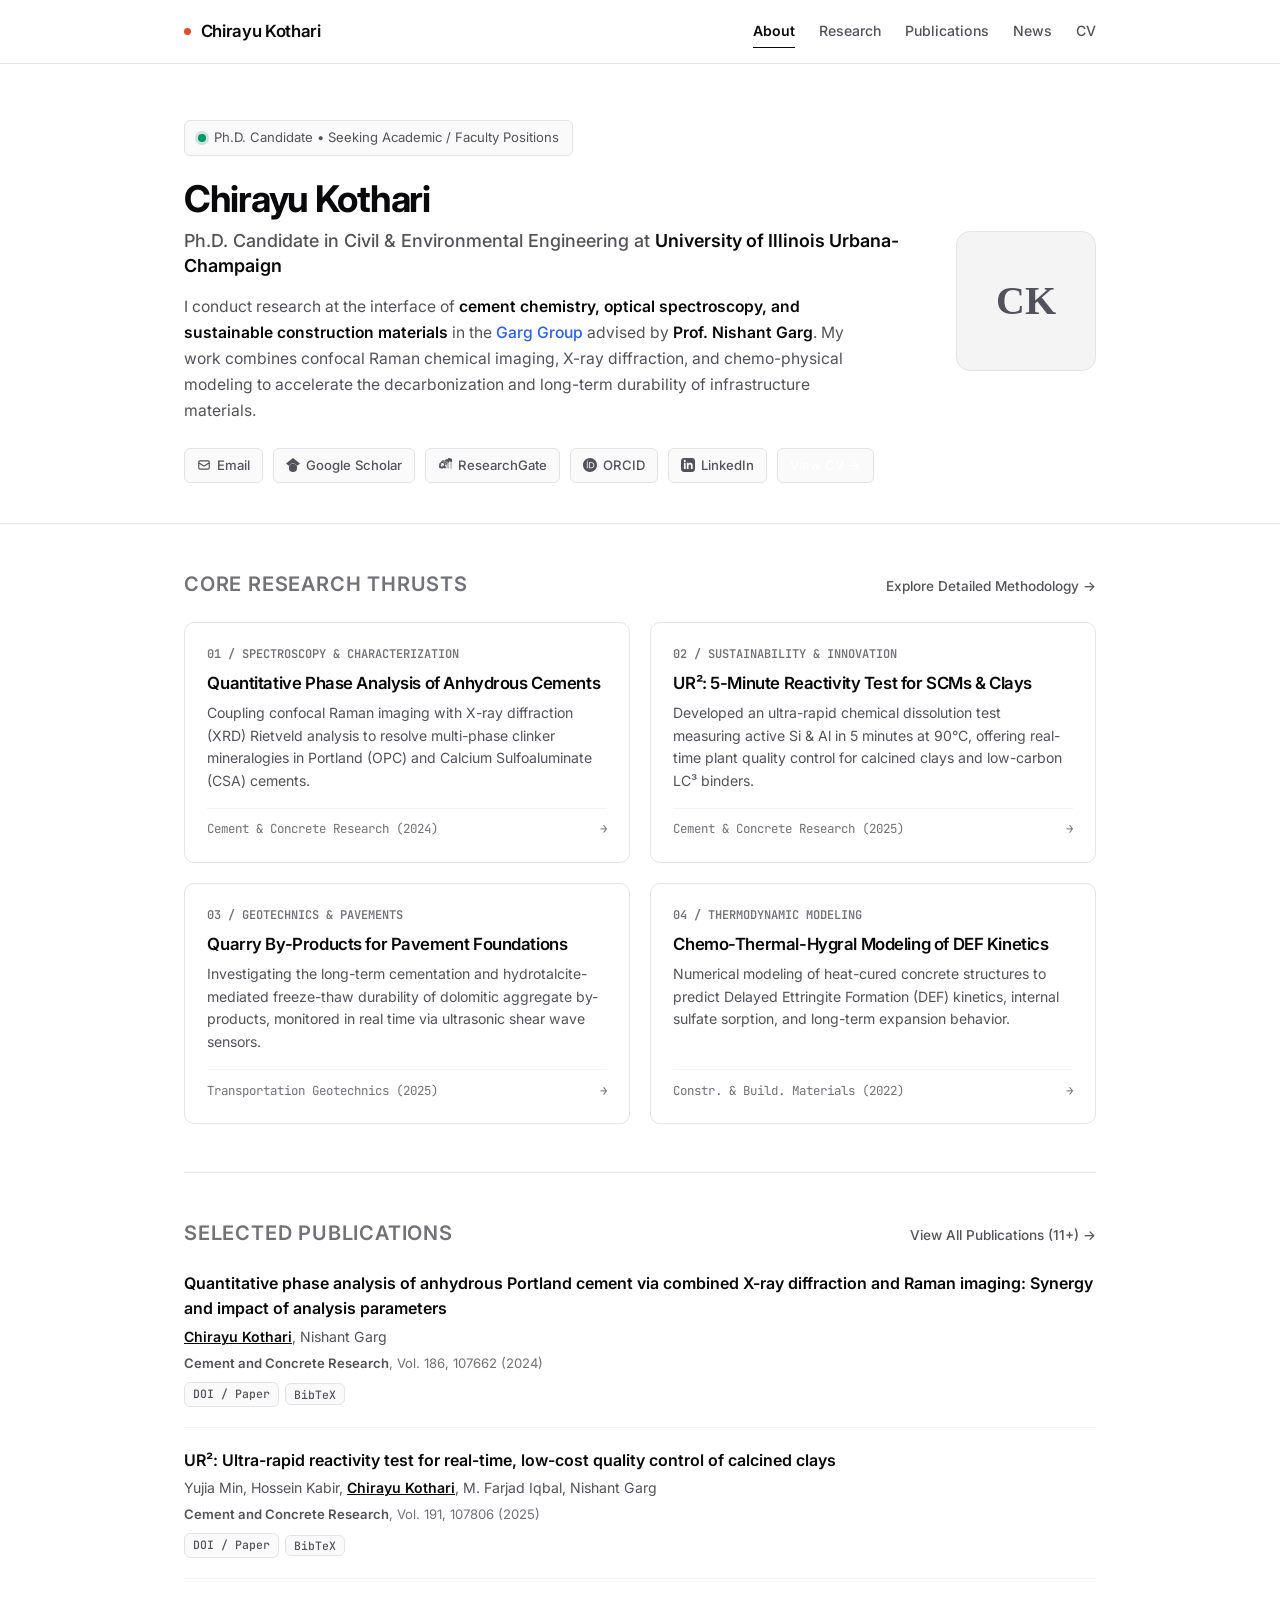
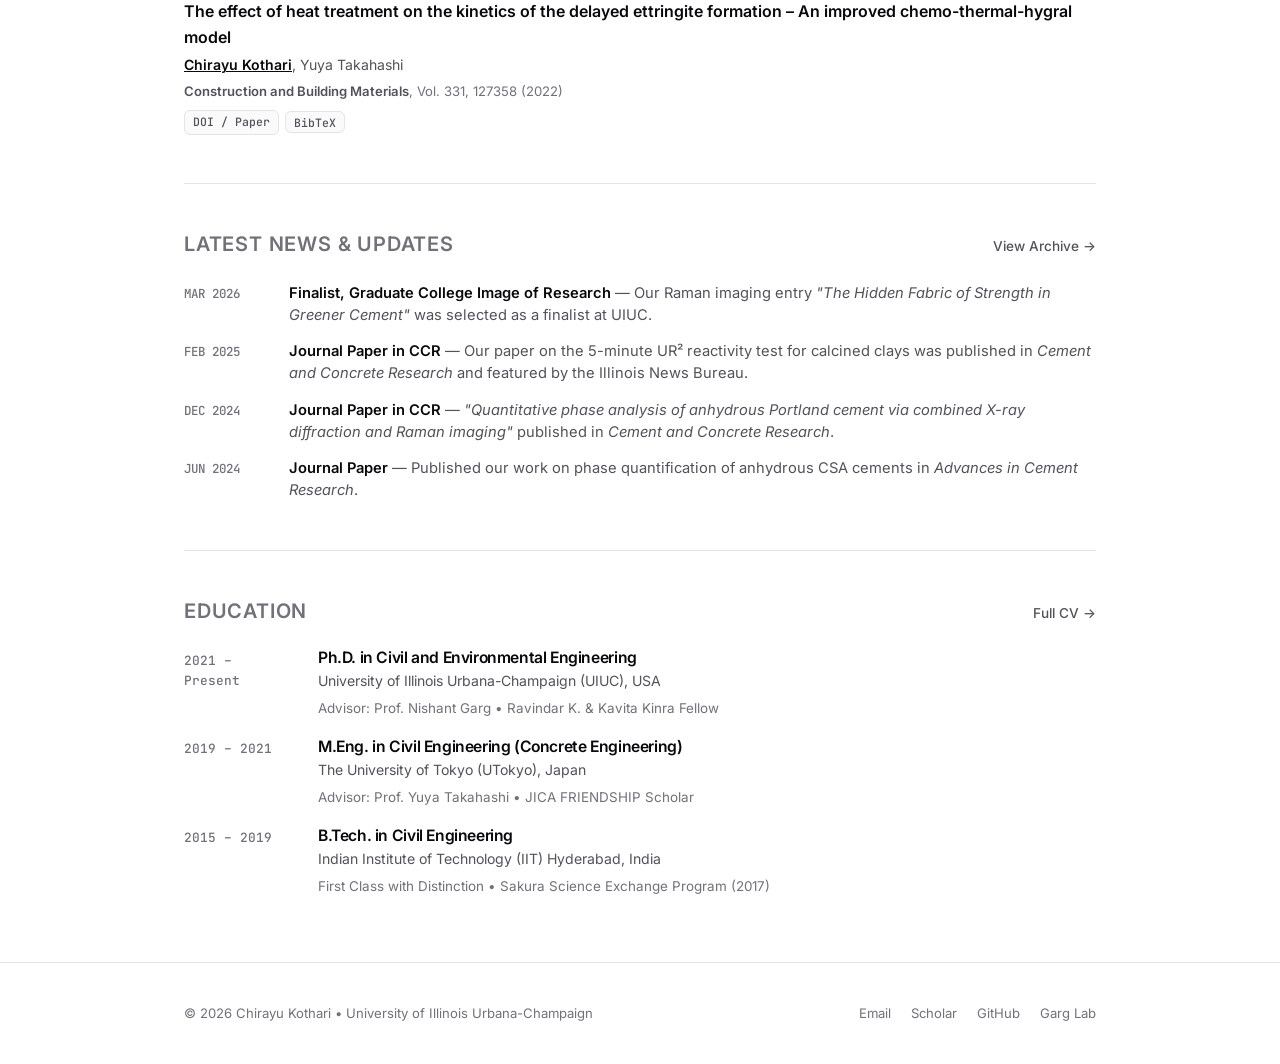
<file: index.html>
<!DOCTYPE html>
<html lang="en">
<head>
  <meta charset="UTF-8">
  <meta name="viewport" content="width=device-width, initial-scale=1.0">
  <title>Chirayu Kothari | Ph.D. Candidate in Civil & Environmental Engineering | UIUC</title>
  
  <meta name="description" content="Chirayu Kothari is a Ph.D. Candidate in Civil and Environmental Engineering at the University of Illinois Urbana-Champaign (UIUC). Specializing in cement chemistry, high-resolution Raman imaging, sustainable SCMs, and concrete durability modeling.">
  <meta name="keywords" content="Chirayu Kothari, UIUC, Cement Chemistry, Raman Imaging, SCMs, Calcined Clays, UR2 test, Concrete Durability, Nishant Garg, Civil Engineering">
  <meta name="author" content="Chirayu Kothari">
  <link rel="canonical" href="https://chirayukothari.github.io/">

  <!-- Google Fonts: Inter & Newsreader & JetBrains Mono -->
  <link rel="preconnect" href="https://fonts.googleapis.com">
  <link rel="preconnect" href="https://fonts.gstatic.com" crossorigin>
  <link href="https://fonts.googleapis.com/css2?family=Inter:wght@300;400;500;600;700&family=JetBrains+Mono:wght@400;500;600&display=swap" rel="stylesheet">
  
  <link rel="stylesheet" href="css/style.css">
</head>
<body>

  <!-- Minimal Navbar -->
  <header class="navbar">
    <div class="container nav-inner">
      <a href="index.html" class="nav-brand">
        <span class="brand-dot"></span>
        <span>Chirayu Kothari</span>
      </a>

      <ul class="nav-menu">
        <li><a href="index.html" class="nav-link active">About</a></li>
        <li><a href="research.html" class="nav-link">Research</a></li>
        <li><a href="publications.html" class="nav-link">Publications</a></li>
        <li><a href="news.html" class="nav-link">News</a></li>
        <li><a href="cv.html" class="nav-link">CV</a></li>
      </ul>

      <button class="mobile-toggle" aria-label="Toggle navigation">
        <svg xmlns="http://www.w3.org/2000/svg" width="22" height="22" fill="none" viewBox="0 0 24 24" stroke="currentColor">
          <path stroke-linecap="round" stroke-linejoin="round" stroke-width="2" d="M4 6h16M4 12h16M4 18h16" />
        </svg>
      </button>
    </div>
  </header>

  <!-- Hero Section -->
  <section class="hero-section">
    <div class="container hero-grid">
      <div>
        <div class="faculty-callout">
          <span class="pulse-dot"></span>
          <span>Ph.D. Candidate &bull; Seeking Academic / Faculty Positions</span>
        </div>
        
        <h1 class="hero-name">Chirayu Kothari</h1>
        <div class="hero-tagline">
          Ph.D. Candidate in Civil & Environmental Engineering at <span class="affiliation">University of Illinois Urbana-Champaign</span>
        </div>

        <p class="hero-bio">
          I conduct research at the interface of <strong>cement chemistry, optical spectroscopy, and sustainable construction materials</strong> in the <a href="https://garg.cee.illinois.edu/" target="_blank" rel="noopener noreferrer" style="color: var(--accent-blue); font-weight: 500;">Garg Group</a> advised by <strong>Prof. Nishant Garg</strong>. My work combines confocal Raman chemical imaging, X-ray diffraction, and chemo-physical modeling to accelerate the decarbonization and long-term durability of infrastructure materials.
        </p>

        <div class="hero-links">
          <a href="mailto:ckothar2@illinois.edu" class="link-btn">
            <svg viewBox="0 0 24 24" fill="none" stroke="currentColor" stroke-width="2"><path stroke-linecap="round" stroke-linejoin="round" d="M3 8l7.89 5.26a2 2 0 002.22 0L21 8M5 19h14a2 2 0 002-2V7a2 2 0 00-2-2H5a2 2 0 00-2 2v10a2 2 0 002 2z"/></svg>
            <span>Email</span>
          </a>
          <a href="https://scholar.google.com/citations?user=bqmSuiQAAAAJ&hl=en" target="_blank" rel="noopener noreferrer" class="link-btn">
            <svg viewBox="0 0 24 24" fill="currentColor"><path d="M12 24a7 7 0 1 1 0-14 7 7 0 0 1 0 14zm0-24L0 9.5l4.838 3.94A8 8 0 0 1 12 9a8 8 0 0 1 7.162 4.44L24 9.5z"/></svg>
            <span>Google Scholar</span>
          </a>
          <a href="https://www.researchgate.net/profile/Chirayu-Kothari" target="_blank" rel="noopener noreferrer" class="link-btn">
            <svg viewBox="0 0 24 24" fill="currentColor"><path d="M19.586 0c-.818 0-1.508.19-2.073.565-.563.377-.97.936-1.213 1.68a3.193 3.193 0 0 0-1.128-.28c-.439 0-.853.076-1.241.226-.388.15-.724.372-1.008.665a3.91 3.91 0 0 0-.687 1.01c-.167.35-.277.743-.33 1.18-.328-.352-.723-.625-1.186-.82a3.86 3.86 0 0 0-1.637-.29c-.61 0-1.173.11-1.688.332a4.238 4.238 0 0 0-1.35.93 4.673 4.673 0 0 0-.91 1.455c-.21.57-.315 1.217-.315 1.942 0 .736.107 1.393.322 1.97.215.578.525 1.066.93 1.464.407.398.905.703 1.493.915.589.212 1.25.318 1.984.318.57 0 1.08-.07 1.53-.212.45-.14.836-.347 1.157-.62.32-.27.575-.6.762-.988.188-.388.297-.83.33-1.328h-3.41v-1.66h5.45c.032.22.052.44.06.66.01.22.015.43.015.63 0 .73-.092 1.41-.277 2.04a5.21 5.21 0 0 1-.803 1.696c-.35.485-.79.88-1.318 1.186-.528.305-1.137.458-1.828.458-.87 0-1.644-.143-2.32-.43a5.615 5.615 0 0 1-1.82-1.22 6.036 6.036 0 0 1-1.206-1.895A6.52 6.52 0 0 1 2.37 12c0-.79.14-1.534.42-2.23.28-.697.684-1.3 1.213-1.81.53-.51 1.166-.91 1.91-1.2.743-.29 1.57-.435 2.482-.435.534 0 1.043.064 1.527.19.484.128.918.32 1.3.578.384.258.706.58.966.966.26.386.444.838.55 1.356.244-.543.582-.996 1.013-1.358.432-.363.957-.544 1.574-.544.333 0 .64.053.923.16.282.106.526.264.73.473.206.21.365.467.48.773.113.306.17.658.17 1.055v6.522h-1.884V11.23c0-.333-.03-.618-.09-.854a1.44 1.44 0 0 0-.29-.623 1.157 1.157 0 0 0-.527-.37c-.22-.09-.496-.134-.827-.134-.34 0-.63.05-.87.15-.24.1-.433.25-.58.452-.146.2-.248.452-.307.754-.058.302-.087.655-.087 1.06v4.674h-1.883v-5.6c0-.52-.065-.965-.196-1.334a2.213 2.213 0 0 0-.573-.918 2.25 2.25 0 0 0-.904-.51 3.738 3.738 0 0 0-1.226-.183c-.56 0-1.047.094-1.463.282-.416.188-.763.454-1.04.798-.278.344-.482.766-.613 1.266-.13.5-.196 1.072-.196 1.716 0 .61.063 1.162.19 1.656.126.494.323.91.59 1.25.267.34.603.598 1.008.774.405.176.882.264 1.432.264.49 0 .93-.075 1.32-.224.39-.15.714-.367.973-.65.258-.284.45-.632.575-1.045.125-.413.187-.887.187-1.423V11.23h1.883v6.522h-1.884V16.3c-.22.42-.516.76-.89 1.022-.372.263-.82.46-1.344.59-.523.13-1.11.196-1.76.196-.8 0-1.523-.122-2.17-.366a4.896 4.896 0 0 1-1.7-1.042c-.482-.45-.85-1.01-1.107-1.68C2.107 14.35 2 13.535 2 12.575c0-.98.118-1.83.355-2.55.237-.72.585-1.318 1.044-1.794.46-.476 1.025-.83 1.696-1.06.67-.23 1.428-.346 2.274-.346.778 0 1.472.11 2.083.33.61.22 1.12.532 1.53.935.41.403.707.893.892 1.47.185.577.278 1.228.278 1.954v6.228h-1.883v-6.23c0-.447-.058-.847-.174-1.2-.116-.353-.29-.648-.523-.884a2.23 2.23 0 0 0-.88-.53c-.36-.123-.787-.184-1.28-.184-.467 0-.882.067-1.246.2-.364.135-.668.33-.912.587-.244.257-.428.577-.552.96-.124.383-.186.827-.186 1.332 0 .533.064.997.192 1.392.128.395.317.72.568.975.25.255.56.444.93.568.37.124.8.186 1.29.186.42 0 .802-.054 1.144-.162.342-.108.635-.264.88-.468.243-.204.43-.454.56-.75.13-.296.2-.634.21-1.014V11.23h1.884v6.522h-1.884V16.3c-.22.42-.516.76-.89 1.022-.372.263-.82.46-1.344.59-.523.13-1.11.196-1.76.196-.8 0-1.523-.122-2.17-.366a4.896 4.896 0 0 1-1.7-1.042c-.482-.45-.85-1.01-1.107-1.68C2.107 14.35 2 13.535 2 12.575c0-.98.118-1.83.355-2.55.237-.72.585-1.318 1.044-1.794.46-.476 1.025-.83 1.696-1.06.67-.23 1.428-.346 2.274-.346.778 0 1.472.11 2.083.33.61.22 1.12.532 1.53.935.41.403.707.893.892 1.47.185.577.278 1.228.278 1.954v6.228h1.884V8.42c0-.528.093-1 .28-1.417.186-.416.446-.763.78-1.04.334-.277.734-.484 1.2-.62.467-.137.99-.206 1.57-.206.598 0 1.13.076 1.595.228.465.152.855.367 1.17.644.316.277.553.61.712 1 .158.39.238.832.238 1.325v9.418h1.884V8.42c0-.493.08-.936.24-1.327.16-.39.397-.724.71-1 .314-.278.704-.492 1.17-.644.465-.152.997-.228 1.595-.228.58 0 1.103.07 1.57.206.466.136.866.343 1.2.62.334.277.594.624.78 1.04.187.417.28.89.28 1.417v9.418H22V8.42c0-.726-.093-1.377-.278-1.954a4.34 4.34 0 0 0-.892-1.47 4.54 4.54 0 0 0-1.53-.935c-.61-.22-1.305-.33-2.083-.33-.846 0-1.604.116-2.274.346-.67.23-1.236.584-1.696 1.06-.46.476-.807 1.074-1.044 1.794-.237.72-.355 1.57-.355 2.55v1.27h-1.884V9.62c0-.644.066-1.216.196-1.716.13-.5.335-.922.613-1.266.277-.344.624-.61 1.04-.798.416-.188.903-.282 1.463-.282.495 0 .932.062 1.312.185.38.123.704.293.97.51.267.217.47.478.61.783.14.305.21.65.21 1.036v9.418h1.884V8.42c0-.397.057-.75.17-1.055.115-.306.274-.563.48-.773.204-.21.448-.367.73-.473.283-.107.59-.16.923-.16.617 0 1.142.18 1.574.544.43.362.768.815 1.013 1.358.106-.518.29-.97.55-1.356.26-.386.582-.708.966-.966.382-.258.816-.45 1.3-.578.484-.126.993-.19 1.527-.19.912 0 1.74.145 2.482.435.744.29 1.38.69 1.91 1.2.53.51.934 1.113 1.213 1.81.28.696.42 1.44.42 2.23v9.418h1.884V8.42c0-.736-.094-1.393-.282-1.97a4.673 4.673 0 0 0-.91-1.455 4.238 4.238 0 0 0-1.35-.93C20.76.332 20.197.22 19.586.22z"/></svg>
            <span>ResearchGate</span>
          </a>
          <a href="https://orcid.org/0000-0003-4468-1138" target="_blank" rel="noopener noreferrer" class="link-btn">
            <svg viewBox="0 0 24 24" fill="currentColor"><path d="M12 0C5.372 0 0 5.372 0 12s5.372 12 12 12 12-5.372 12-12S18.628 0 12 0zM7.369 4.378c.525 0 .947.431.947.947s-.422.947-.947.947a.95.95 0 0 1-.947-.947c0-.525.422-.947.947-.947zm-.722 3.038h1.444v10.041H6.647V7.416zm3.562 0h3.9c3.712 0 5.344 2.653 5.344 5.025 0 2.578-2.016 5.025-5.325 5.025h-3.919V7.416zm1.444 1.303v7.444h2.297c3.272 0 4.022-2.484 4.022-3.722 0-2.016-1.284-3.722-4.097-3.722h-2.222z"/></svg>
            <span>ORCID</span>
          </a>
          <a href="https://www.linkedin.com/in/chirayu-kothari/" target="_blank" rel="noopener noreferrer" class="link-btn">
            <svg viewBox="0 0 24 24" fill="currentColor"><path d="M19 0h-14c-2.761 0-5 2.239-5 5v14c0 2.761 2.239 5 5 5h14c2.762 0 5-2.239 5-5v-14c0-2.761-2.238-5-5-5zm-11 19h-3v-11h3v11zm-1.5-12.268c-.966 0-1.75-.79-1.75-1.764s.784-1.764 1.75-1.764 1.75.79 1.75 1.764-.783 1.764-1.75 1.764zm13.5 12.268h-3v-5.604c0-3.368-4-3.113-4 0v5.604h-3v-11h3v1.765c1.396-2.586 7-2.777 7 2.476v6.759z"/></svg>
            <span>LinkedIn</span>
          </a>
          <a href="cv.html" class="link-btn btn-primary" style="color: #ffffff;">
            <span>View CV &rarr;</span>
          </a>
        </div>
      </div>

      <div>
        <div class="hero-avatar-fallback">CK</div>
      </div>
    </div>
  </section>

  <!-- Main Content Body -->
  <main class="container">
    
    <!-- Research Pillars Section -->
    <section class="section">
      <div class="section-head">
        <h2>Core Research Thrusts</h2>
        <a href="research.html" class="action-link">Explore Detailed Methodology &rarr;</a>
      </div>

      <div class="research-grid">
        <!-- Thrust 1 -->
        <a href="research.html#anhydrous-cements" class="research-card">
          <div class="card-num">01 / SPECTROSCOPY & CHARACTERIZATION</div>
          <h3>Quantitative Phase Analysis of Anhydrous Cements</h3>
          <p>
            Coupling confocal Raman imaging with X-ray diffraction (XRD) Rietveld analysis to resolve multi-phase clinker mineralogies in Portland (OPC) and Calcium Sulfoaluminate (CSA) cements.
          </p>
          <div class="card-meta">
            <span>Cement & Concrete Research (2024)</span>
            <span>&rarr;</span>
          </div>
        </a>

        <!-- Thrust 2 -->
        <a href="research.html#rapid-scms" class="research-card">
          <div class="card-num">02 / SUSTAINABILITY & INNOVATION</div>
          <h3>UR²: 5-Minute Reactivity Test for SCMs & Clays</h3>
          <p>
            Developed an ultra-rapid chemical dissolution test measuring active Si & Al in 5 minutes at 90&deg;C, offering real-time plant quality control for calcined clays and low-carbon LC³ binders.
          </p>
          <div class="card-meta">
            <span>Cement & Concrete Research (2025)</span>
            <span>&rarr;</span>
          </div>
        </a>

        <!-- Thrust 3 -->
        <a href="research.html#quarry-byproducts" class="research-card">
          <div class="card-num">03 / GEOTECHNICS & PAVEMENTS</div>
          <h3>Quarry By-Products for Pavement Foundations</h3>
          <p>
            Investigating the long-term cementation and hydrotalcite-mediated freeze-thaw durability of dolomitic aggregate by-products, monitored in real time via ultrasonic shear wave sensors.
          </p>
          <div class="card-meta">
            <span>Transportation Geotechnics (2025)</span>
            <span>&rarr;</span>
          </div>
        </a>

        <!-- Thrust 4 -->
        <a href="research.html#durability-modeling" class="research-card">
          <div class="card-num">04 / THERMODYNAMIC MODELING</div>
          <h3>Chemo-Thermal-Hygral Modeling of DEF Kinetics</h3>
          <p>
            Numerical modeling of heat-cured concrete structures to predict Delayed Ettringite Formation (DEF) kinetics, internal sulfate sorption, and long-term expansion behavior.
          </p>
          <div class="card-meta">
            <span>Constr. & Build. Materials (2022)</span>
            <span>&rarr;</span>
          </div>
        </a>
      </div>
    </section>

    <!-- Selected Publications Section -->
    <section class="section">
      <div class="section-head">
        <h2>Selected Publications</h2>
        <a href="publications.html" class="action-link">View All Publications (11+) &rarr;</a>
      </div>

      <div class="pub-list">
        <!-- Paper 1 -->
        <div class="pub-entry">
          <div class="pub-title-row">
            <a href="https://doi.org/10.1016/j.cemconres.2024.107662" target="_blank" rel="noopener noreferrer" class="pub-title-link">
              Quantitative phase analysis of anhydrous Portland cement via combined X-ray diffraction and Raman imaging: Synergy and impact of analysis parameters
            </a>
          </div>
          <div class="pub-authors">
            <span class="me">Chirayu Kothari</span>, Nishant Garg
          </div>
          <div class="pub-venue">
            <strong>Cement and Concrete Research</strong>, Vol. 186, 107662 (2024)
          </div>
          <div class="pub-links">
            <a href="https://doi.org/10.1016/j.cemconres.2024.107662" target="_blank" rel="noopener noreferrer" class="pub-pill">DOI / Paper</a>
            <button class="pub-pill btn-bibtex" data-target="bib-home-1">BibTeX</button>
          </div>
          <div id="bib-home-1" class="bibtex-drawer">
            <button class="pub-pill copy-bib-btn">Copy</button>
            <code>@article{kothari2024quantitative,
  title={Quantitative phase analysis of anhydrous Portland cement via combined X-ray diffraction and Raman imaging: Synergy and impact of analysis parameters},
  author={Kothari, Chirayu and Garg, Nishant},
  journal={Cement and Concrete Research},
  volume={186},
  pages={107662},
  year={2024},
  publisher={Elsevier},
  doi={10.1016/j.cemconres.2024.107662}
}</code>
          </div>
        </div>

        <!-- Paper 2 -->
        <div class="pub-entry">
          <div class="pub-title-row">
            <a href="https://doi.org/10.1016/j.cemconres.2025.107806" target="_blank" rel="noopener noreferrer" class="pub-title-link">
              UR²: Ultra-rapid reactivity test for real-time, low-cost quality control of calcined clays
            </a>
          </div>
          <div class="pub-authors">
            Yujia Min, Hossein Kabir, <span class="me">Chirayu Kothari</span>, M. Farjad Iqbal, Nishant Garg
          </div>
          <div class="pub-venue">
            <strong>Cement and Concrete Research</strong>, Vol. 191, 107806 (2025)
          </div>
          <div class="pub-links">
            <a href="https://doi.org/10.1016/j.cemconres.2025.107806" target="_blank" rel="noopener noreferrer" class="pub-pill">DOI / Paper</a>
            <button class="pub-pill btn-bibtex" data-target="bib-home-2">BibTeX</button>
          </div>
          <div id="bib-home-2" class="bibtex-drawer">
            <button class="pub-pill copy-bib-btn">Copy</button>
            <code>@article{min2025ur2,
  title={UR2: Ultra-rapid reactivity test for real-time, low-cost quality control of calcined clays},
  author={Min, Yujia and Kabir, Hossein and Kothari, Chirayu and Iqbal, M Farjad and Garg, Nishant},
  journal={Cement and Concrete Research},
  volume={191},
  pages={107806},
  year={2025},
  publisher={Elsevier},
  doi={10.1016/j.cemconres.2025.107806}
}</code>
          </div>
        </div>

        <!-- Paper 3 -->
        <div class="pub-entry">
          <div class="pub-title-row">
            <a href="https://doi.org/10.1016/j.conbuildmat.2022.127358" target="_blank" rel="noopener noreferrer" class="pub-title-link">
              The effect of heat treatment on the kinetics of the delayed ettringite formation – An improved chemo-thermal-hygral model
            </a>
          </div>
          <div class="pub-authors">
            <span class="me">Chirayu Kothari</span>, Yuya Takahashi
          </div>
          <div class="pub-venue">
            <strong>Construction and Building Materials</strong>, Vol. 331, 127358 (2022)
          </div>
          <div class="pub-links">
            <a href="https://doi.org/10.1016/j.conbuildmat.2022.127358" target="_blank" rel="noopener noreferrer" class="pub-pill">DOI / Paper</a>
            <button class="pub-pill btn-bibtex" data-target="bib-home-3">BibTeX</button>
          </div>
          <div id="bib-home-3" class="bibtex-drawer">
            <button class="pub-pill copy-bib-btn">Copy</button>
            <code>@article{kothari2022effect,
  title={The effect of heat treatment on the kinetics of the delayed ettringite formation--An improved chemo-thermal-hygral model},
  author={Kothari, Chirayu and Takahashi, Yuya},
  journal={Construction and Building Materials},
  volume={331},
  pages={127358},
  year={2022},
  publisher={Elsevier},
  doi={10.1016/j.conbuildmat.2022.127358}
}</code>
          </div>
        </div>
      </div>
    </section>

    <!-- Recent News Section -->
    <section class="section">
      <div class="section-head">
        <h2>Latest News & Updates</h2>
        <a href="news.html" class="action-link">View Archive &rarr;</a>
      </div>

      <div class="news-table">
        <div class="news-row">
          <div class="news-date">MAR 2026</div>
          <div class="news-text">
            <strong>Finalist, Graduate College Image of Research</strong> &mdash; Our Raman imaging entry <em>"The Hidden Fabric of Strength in Greener Cement"</em> was selected as a finalist at UIUC.
          </div>
        </div>

        <div class="news-row">
          <div class="news-date">FEB 2025</div>
          <div class="news-text">
            <strong>Journal Paper in CCR</strong> &mdash; Our paper on the 5-minute UR² reactivity test for calcined clays was published in <em>Cement and Concrete Research</em> and featured by the Illinois News Bureau.
          </div>
        </div>

        <div class="news-row">
          <div class="news-date">DEC 2024</div>
          <div class="news-text">
            <strong>Journal Paper in CCR</strong> &mdash; <em>"Quantitative phase analysis of anhydrous Portland cement via combined X-ray diffraction and Raman imaging"</em> published in <em>Cement and Concrete Research</em>.
          </div>
        </div>

        <div class="news-row">
          <div class="news-date">JUN 2024</div>
          <div class="news-text">
            <strong>Journal Paper</strong> &mdash; Published our work on phase quantification of anhydrous CSA cements in <em>Advances in Cement Research</em>.
          </div>
        </div>
      </div>
    </section>

    <!-- Education Summary -->
    <section class="section">
      <div class="section-head">
        <h2>Education</h2>
        <a href="cv.html" class="action-link">Full CV &rarr;</a>
      </div>

      <div class="cv-block" style="margin-bottom: 0;">
        <div class="cv-item">
          <div class="cv-period">2021 – Present</div>
          <div class="cv-content">
            <h4>Ph.D. in Civil and Environmental Engineering</h4>
            <div class="cv-institution">University of Illinois Urbana-Champaign (UIUC), USA</div>
            <div class="cv-notes">Advisor: Prof. Nishant Garg &bull; Ravindar K. & Kavita Kinra Fellow</div>
          </div>
        </div>

        <div class="cv-item">
          <div class="cv-period">2019 – 2021</div>
          <div class="cv-content">
            <h4>M.Eng. in Civil Engineering (Concrete Engineering)</h4>
            <div class="cv-institution">The University of Tokyo (UTokyo), Japan</div>
            <div class="cv-notes">Advisor: Prof. Yuya Takahashi &bull; JICA FRIENDSHIP Scholar</div>
          </div>
        </div>

        <div class="cv-item">
          <div class="cv-period">2015 – 2019</div>
          <div class="cv-content">
            <h4>B.Tech. in Civil Engineering</h4>
            <div class="cv-institution">Indian Institute of Technology (IIT) Hyderabad, India</div>
            <div class="cv-notes">First Class with Distinction &bull; Sakura Science Exchange Program (2017)</div>
          </div>
        </div>
      </div>
    </section>

  </main>

  <!-- Minimal Footer -->
  <footer class="footer">
    <div class="container footer-inner">
      <div>&copy; 2026 Chirayu Kothari &bull; University of Illinois Urbana-Champaign</div>
      <div class="footer-links">
        <a href="mailto:ckothar2@illinois.edu">Email</a>
        <a href="https://scholar.google.com/citations?user=bqmSuiQAAAAJ&hl=en" target="_blank" rel="noopener noreferrer">Scholar</a>
        <a href="https://github.com/chirayukothari" target="_blank" rel="noopener noreferrer">GitHub</a>
        <a href="https://garg.cee.illinois.edu/" target="_blank" rel="noopener noreferrer">Garg Lab</a>
      </div>
    </div>
  </footer>

  <script src="js/main.js"></script>
</body>
</html>
</file>
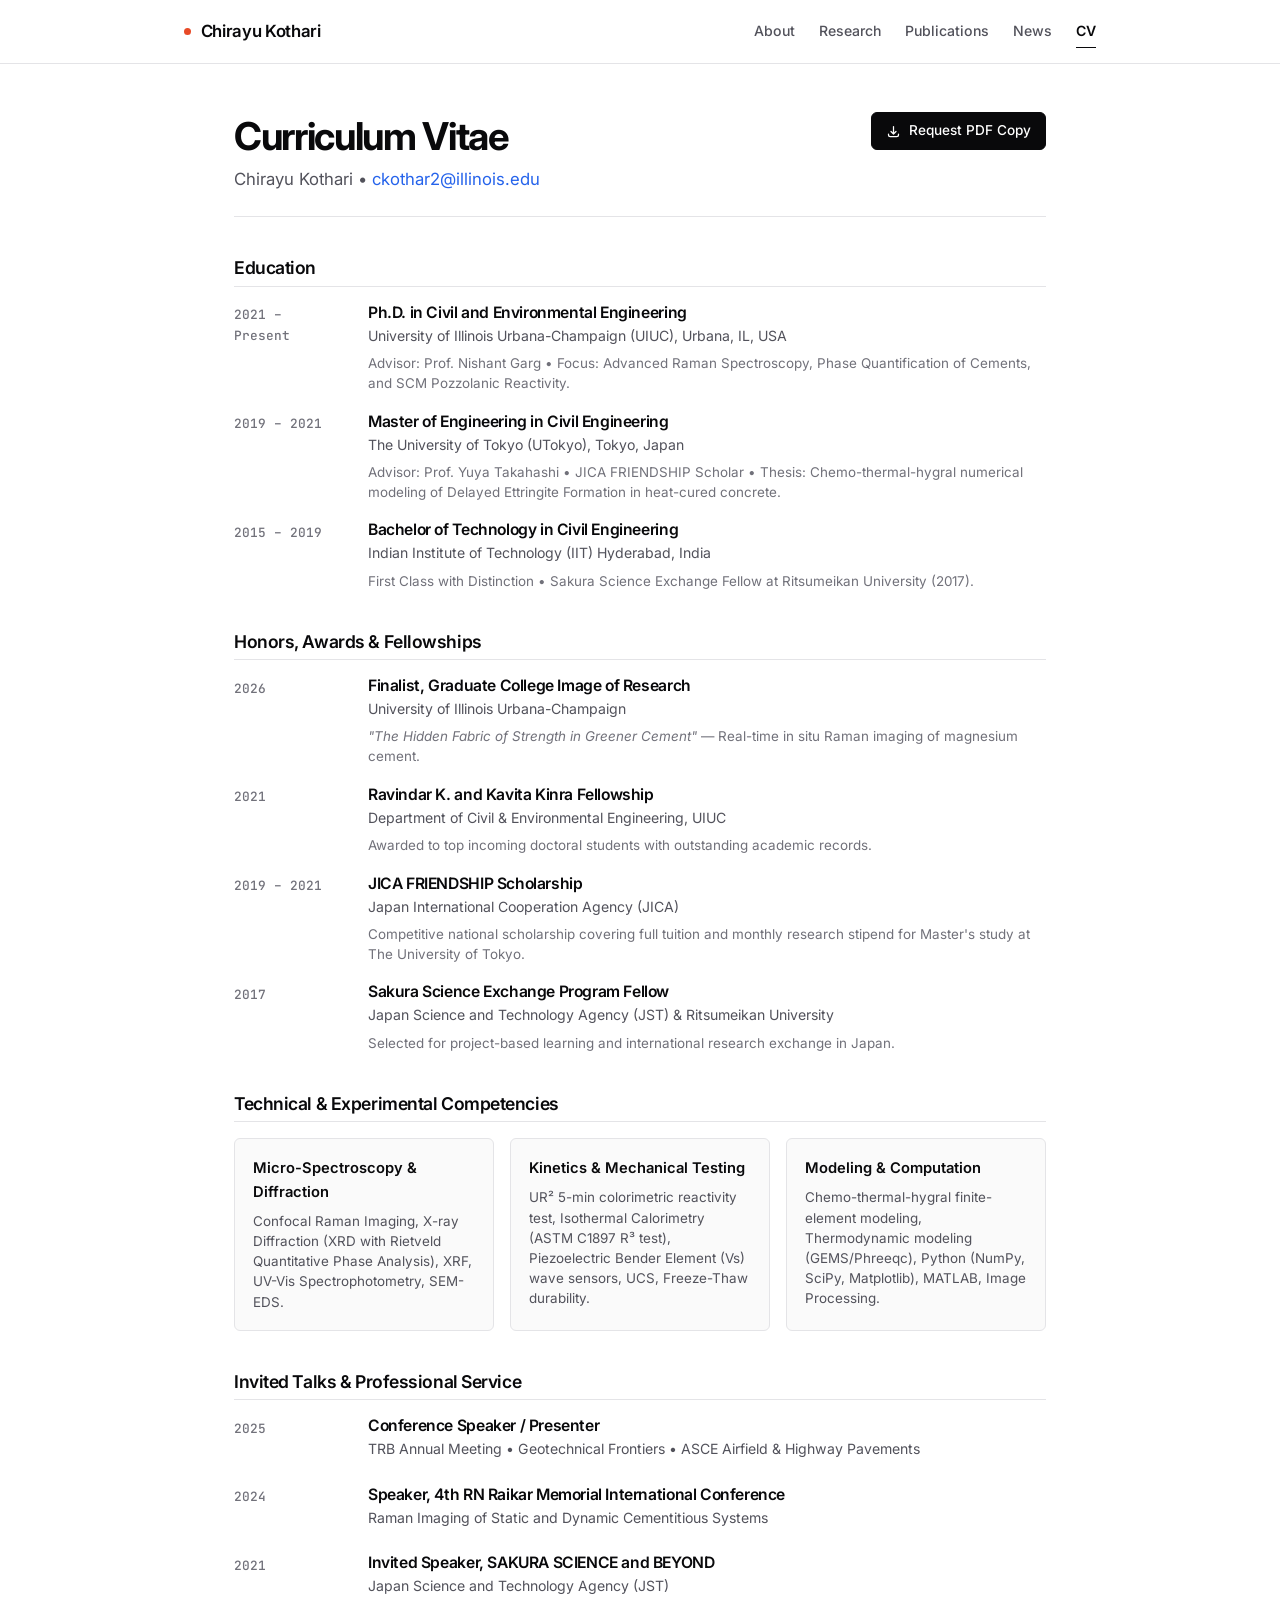
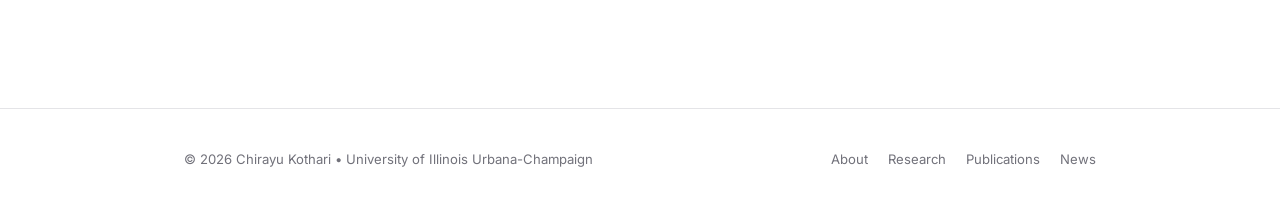
<file: cv.html>
<!DOCTYPE html>
<html lang="en">
<head>
  <meta charset="UTF-8">
  <meta name="viewport" content="width=device-width, initial-scale=1.0">
  <title>Curriculum Vitae | Chirayu Kothari - UIUC</title>
  
  <meta name="description" content="Curriculum Vitae of Chirayu Kothari: Ph.D. Candidate at UIUC, M.Eng. from The University of Tokyo, B.Tech. from IIT Hyderabad.">
  <meta name="author" content="Chirayu Kothari">
  <link rel="canonical" href="https://chirayukothari.github.io/cv.html">

  <link rel="preconnect" href="https://fonts.googleapis.com">
  <link rel="preconnect" href="https://fonts.gstatic.com" crossorigin>
  <link href="https://fonts.googleapis.com/css2?family=Inter:wght@300;400;500;600;700&family=JetBrains+Mono:wght@400;500;600&display=swap" rel="stylesheet">
  
  <link rel="stylesheet" href="css/style.css">
</head>
<body>

  <!-- Minimal Navbar -->
  <header class="navbar">
    <div class="container nav-inner">
      <a href="index.html" class="nav-brand">
        <span class="brand-dot"></span>
        <span>Chirayu Kothari</span>
      </a>

      <ul class="nav-menu">
        <li><a href="index.html" class="nav-link">About</a></li>
        <li><a href="research.html" class="nav-link">Research</a></li>
        <li><a href="publications.html" class="nav-link">Publications</a></li>
        <li><a href="news.html" class="nav-link">News</a></li>
        <li><a href="cv.html" class="nav-link active">CV</a></li>
      </ul>

      <button class="mobile-toggle" aria-label="Toggle navigation">
        <svg xmlns="http://www.w3.org/2000/svg" width="22" height="22" fill="none" viewBox="0 0 24 24" stroke="currentColor">
          <path stroke-linecap="round" stroke-linejoin="round" stroke-width="2" d="M4 6h16M4 12h16M4 18h16" />
        </svg>
      </button>
    </div>
  </header>

  <!-- Main Content -->
  <main class="container" style="padding-top: 3rem; padding-bottom: 4rem; max-width: 860px;">
    
    <div style="margin-bottom: 2.5rem; display: flex; justify-content: space-between; align-items: flex-start; flex-wrap: wrap; gap: 1rem; border-bottom: 1px solid var(--border); padding-bottom: 1.5rem;">
      <div>
        <h1 style="font-size: 2.4rem; margin-bottom: 0.35rem;">Curriculum Vitae</h1>
        <p style="font-size: 1.05rem; color: var(--text-secondary);">
          Chirayu Kothari &bull; <a href="mailto:ckothar2@illinois.edu" style="color: var(--accent-blue);">ckothar2@illinois.edu</a>
        </p>
      </div>
      <a href="mailto:ckothar2@illinois.edu?subject=CV%20Request" class="btn btn-primary">
        <svg xmlns="http://www.w3.org/2000/svg" width="15" height="15" fill="none" viewBox="0 0 24 24" stroke="currentColor">
          <path stroke-linecap="round" stroke-linejoin="round" stroke-width="2" d="M4 16v1a3 3 0 003 3h10a3 3 0 003-3v-1m-4-4l-4 4m0 0l-4-4m4 4V4"/>
        </svg>
        <span>Request PDF Copy</span>
      </a>
    </div>

    <!-- Education -->
    <section class="cv-block">
      <h3>Education</h3>
      
      <div class="cv-item">
        <div class="cv-period">2021 – Present</div>
        <div class="cv-content">
          <h4>Ph.D. in Civil and Environmental Engineering</h4>
          <div class="cv-institution">University of Illinois Urbana-Champaign (UIUC), Urbana, IL, USA</div>
          <div class="cv-notes">
            Advisor: Prof. Nishant Garg &bull; Focus: Advanced Raman Spectroscopy, Phase Quantification of Cements, and SCM Pozzolanic Reactivity.
          </div>
        </div>
      </div>

      <div class="cv-item">
        <div class="cv-period">2019 – 2021</div>
        <div class="cv-content">
          <h4>Master of Engineering in Civil Engineering</h4>
          <div class="cv-institution">The University of Tokyo (UTokyo), Tokyo, Japan</div>
          <div class="cv-notes">
            Advisor: Prof. Yuya Takahashi &bull; JICA FRIENDSHIP Scholar &bull; Thesis: Chemo-thermal-hygral numerical modeling of Delayed Ettringite Formation in heat-cured concrete.
          </div>
        </div>
      </div>

      <div class="cv-item">
        <div class="cv-period">2015 – 2019</div>
        <div class="cv-content">
          <h4>Bachelor of Technology in Civil Engineering</h4>
          <div class="cv-institution">Indian Institute of Technology (IIT) Hyderabad, India</div>
          <div class="cv-notes">
            First Class with Distinction &bull; Sakura Science Exchange Fellow at Ritsumeikan University (2017).
          </div>
        </div>
      </div>
    </section>

    <!-- Honors & Awards -->
    <section class="cv-block">
      <h3>Honors, Awards & Fellowships</h3>
      
      <div class="cv-item">
        <div class="cv-period">2026</div>
        <div class="cv-content">
          <h4>Finalist, Graduate College Image of Research</h4>
          <div class="cv-institution">University of Illinois Urbana-Champaign</div>
          <div class="cv-notes"><em>"The Hidden Fabric of Strength in Greener Cement"</em> &mdash; Real-time in situ Raman imaging of magnesium cement.</div>
        </div>
      </div>

      <div class="cv-item">
        <div class="cv-period">2021</div>
        <div class="cv-content">
          <h4>Ravindar K. and Kavita Kinra Fellowship</h4>
          <div class="cv-institution">Department of Civil & Environmental Engineering, UIUC</div>
          <div class="cv-notes">Awarded to top incoming doctoral students with outstanding academic records.</div>
        </div>
      </div>

      <div class="cv-item">
        <div class="cv-period">2019 – 2021</div>
        <div class="cv-content">
          <h4>JICA FRIENDSHIP Scholarship</h4>
          <div class="cv-institution">Japan International Cooperation Agency (JICA)</div>
          <div class="cv-notes">Competitive national scholarship covering full tuition and monthly research stipend for Master's study at The University of Tokyo.</div>
        </div>
      </div>

      <div class="cv-item">
        <div class="cv-period">2017</div>
        <div class="cv-content">
          <h4>Sakura Science Exchange Program Fellow</h4>
          <div class="cv-institution">Japan Science and Technology Agency (JST) & Ritsumeikan University</div>
          <div class="cv-notes">Selected for project-based learning and international research exchange in Japan.</div>
        </div>
      </div>
    </section>

    <!-- Technical & Research Competencies -->
    <section class="cv-block">
      <h3>Technical & Experimental Competencies</h3>
      
      <div style="display: grid; grid-template-columns: repeat(auto-fit, minmax(240px, 1fr)); gap: 1rem; margin-top: 0.5rem;">
        <div style="border: 1px solid var(--border); padding: 1.15rem; border-radius: var(--radius-sm); background: var(--bg-subtle);">
          <div style="font-weight: 600; font-size: 0.92rem; margin-bottom: 0.4rem; color: var(--text-primary);">Micro-Spectroscopy & Diffraction</div>
          <div style="font-size: 0.84rem; color: var(--text-secondary); line-height: 1.5;">Confocal Raman Imaging, X-ray Diffraction (XRD with Rietveld Quantitative Phase Analysis), XRF, UV-Vis Spectrophotometry, SEM-EDS.</div>
        </div>
        <div style="border: 1px solid var(--border); padding: 1.15rem; border-radius: var(--radius-sm); background: var(--bg-subtle);">
          <div style="font-weight: 600; font-size: 0.92rem; margin-bottom: 0.4rem; color: var(--text-primary);">Kinetics & Mechanical Testing</div>
          <div style="font-size: 0.84rem; color: var(--text-secondary); line-height: 1.5;">UR² 5-min colorimetric reactivity test, Isothermal Calorimetry (ASTM C1897 R³ test), Piezoelectric Bender Element (Vs) wave sensors, UCS, Freeze-Thaw durability.</div>
        </div>
        <div style="border: 1px solid var(--border); padding: 1.15rem; border-radius: var(--radius-sm); background: var(--bg-subtle);">
          <div style="font-weight: 600; font-size: 0.92rem; margin-bottom: 0.4rem; color: var(--text-primary);">Modeling & Computation</div>
          <div style="font-size: 0.84rem; color: var(--text-secondary); line-height: 1.5;">Chemo-thermal-hygral finite-element modeling, Thermodynamic modeling (GEMS/Phreeqc), Python (NumPy, SciPy, Matplotlib), MATLAB, Image Processing.</div>
        </div>
      </div>
    </section>

    <!-- Professional Service -->
    <section class="cv-block">
      <h3>Invited Talks & Professional Service</h3>
      
      <div class="cv-item">
        <div class="cv-period">2025</div>
        <div class="cv-content">
          <h4>Conference Speaker / Presenter</h4>
          <div class="cv-institution">TRB Annual Meeting &bull; Geotechnical Frontiers &bull; ASCE Airfield & Highway Pavements</div>
        </div>
      </div>

      <div class="cv-item">
        <div class="cv-period">2024</div>
        <div class="cv-content">
          <h4>Speaker, 4th RN Raikar Memorial International Conference</h4>
          <div class="cv-institution">Raman Imaging of Static and Dynamic Cementitious Systems</div>
        </div>
      </div>

      <div class="cv-item">
        <div class="cv-period">2021</div>
        <div class="cv-content">
          <h4>Invited Speaker, SAKURA SCIENCE and BEYOND</h4>
          <div class="cv-institution">Japan Science and Technology Agency (JST)</div>
        </div>
      </div>
    </section>

  </main>

  <!-- Minimal Footer -->
  <footer class="footer">
    <div class="container footer-inner">
      <div>&copy; 2026 Chirayu Kothari &bull; University of Illinois Urbana-Champaign</div>
      <div class="footer-links">
        <a href="index.html">About</a>
        <a href="research.html">Research</a>
        <a href="publications.html">Publications</a>
        <a href="news.html">News</a>
      </div>
    </div>
  </footer>

  <script src="js/main.js"></script>
</body>
</html>
</file>
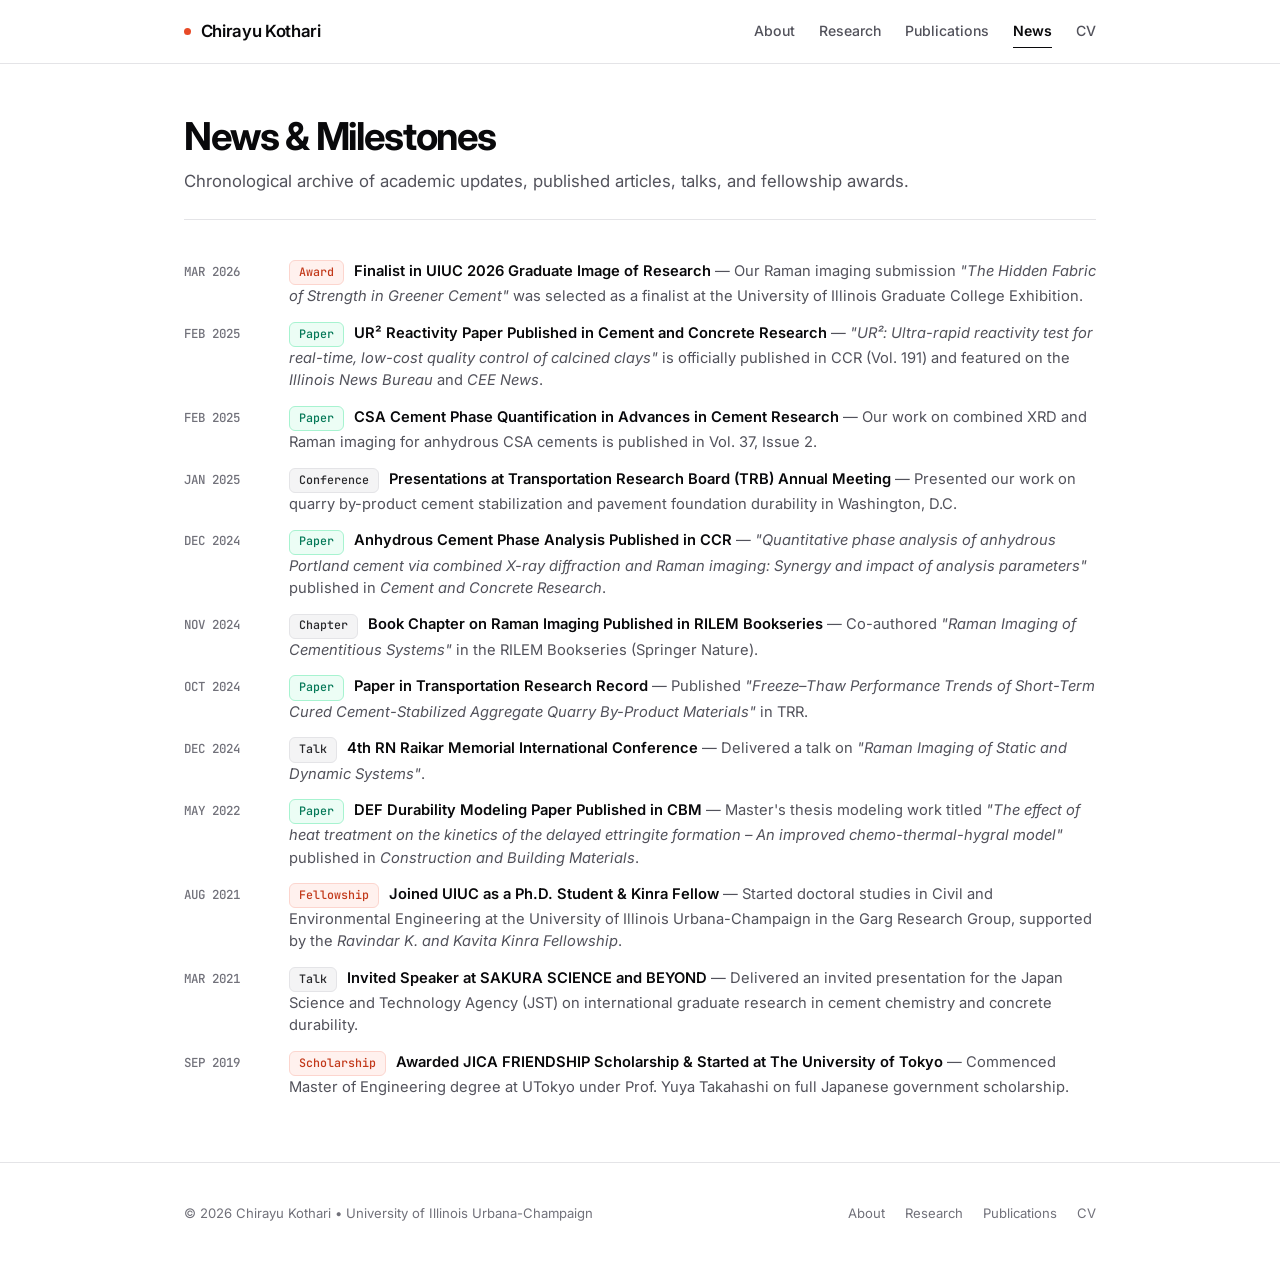
<file: news.html>
<!DOCTYPE html>
<html lang="en">
<head>
  <meta charset="UTF-8">
  <meta name="viewport" content="width=device-width, initial-scale=1.0">
  <title>News & Milestones | Chirayu Kothari - UIUC</title>
  
  <meta name="description" content="News, awards, publications, and conference milestones for Chirayu Kothari at UIUC.">
  <meta name="author" content="Chirayu Kothari">
  <link rel="canonical" href="https://chirayukothari.github.io/news.html">

  <link rel="preconnect" href="https://fonts.googleapis.com">
  <link rel="preconnect" href="https://fonts.gstatic.com" crossorigin>
  <link href="https://fonts.googleapis.com/css2?family=Inter:wght@300;400;500;600;700&family=JetBrains+Mono:wght@400;500;600&display=swap" rel="stylesheet">
  
  <link rel="stylesheet" href="css/style.css">
</head>
<body>

  <!-- Minimal Navbar -->
  <header class="navbar">
    <div class="container nav-inner">
      <a href="index.html" class="nav-brand">
        <span class="brand-dot"></span>
        <span>Chirayu Kothari</span>
      </a>

      <ul class="nav-menu">
        <li><a href="index.html" class="nav-link">About</a></li>
        <li><a href="research.html" class="nav-link">Research</a></li>
        <li><a href="publications.html" class="nav-link">Publications</a></li>
        <li><a href="news.html" class="nav-link active">News</a></li>
        <li><a href="cv.html" class="nav-link">CV</a></li>
      </ul>

      <button class="mobile-toggle" aria-label="Toggle navigation">
        <svg xmlns="http://www.w3.org/2000/svg" width="22" height="22" fill="none" viewBox="0 0 24 24" stroke="currentColor">
          <path stroke-linecap="round" stroke-linejoin="round" stroke-width="2" d="M4 6h16M4 12h16M4 18h16" />
        </svg>
      </button>
    </div>
  </header>

  <!-- Main Content -->
  <main class="container" style="padding-top: 3rem; padding-bottom: 4rem;">
    
    <div style="margin-bottom: 2.5rem; border-bottom: 1px solid var(--border); padding-bottom: 1.5rem;">
      <h1 style="font-size: 2.4rem; margin-bottom: 0.5rem;">News & Milestones</h1>
      <p style="font-size: 1.05rem; color: var(--text-secondary);">
        Chronological archive of academic updates, published articles, talks, and fellowship awards.
      </p>
    </div>

    <div class="news-table">
      
      <!-- 2026 -->
      <div class="news-row">
        <div class="news-date">MAR 2026</div>
        <div class="news-text">
          <span class="badge badge-accent" style="margin-right: 0.4rem;">Award</span>
          <strong>Finalist in UIUC 2026 Graduate Image of Research</strong> &mdash; Our Raman imaging submission <em>"The Hidden Fabric of Strength in Greener Cement"</em> was selected as a finalist at the University of Illinois Graduate College Exhibition.
        </div>
      </div>

      <!-- 2025 -->
      <div class="news-row">
        <div class="news-date">FEB 2025</div>
        <div class="news-text">
          <span class="badge badge-teal" style="margin-right: 0.4rem;">Paper</span>
          <strong>UR² Reactivity Paper Published in Cement and Concrete Research</strong> &mdash; <em>"UR²: Ultra-rapid reactivity test for real-time, low-cost quality control of calcined clays"</em> is officially published in CCR (Vol. 191) and featured on the <em>Illinois News Bureau</em> and <em>CEE News</em>.
        </div>
      </div>

      <div class="news-row">
        <div class="news-date">FEB 2025</div>
        <div class="news-text">
          <span class="badge badge-teal" style="margin-right: 0.4rem;">Paper</span>
          <strong>CSA Cement Phase Quantification in Advances in Cement Research</strong> &mdash; Our work on combined XRD and Raman imaging for anhydrous CSA cements is published in Vol. 37, Issue 2.
        </div>
      </div>

      <div class="news-row">
        <div class="news-date">JAN 2025</div>
        <div class="news-text">
          <span class="badge" style="margin-right: 0.4rem;">Conference</span>
          <strong>Presentations at Transportation Research Board (TRB) Annual Meeting</strong> &mdash; Presented our work on quarry by-product cement stabilization and pavement foundation durability in Washington, D.C.
        </div>
      </div>

      <!-- 2024 -->
      <div class="news-row">
        <div class="news-date">DEC 2024</div>
        <div class="news-text">
          <span class="badge badge-teal" style="margin-right: 0.4rem;">Paper</span>
          <strong>Anhydrous Cement Phase Analysis Published in CCR</strong> &mdash; <em>"Quantitative phase analysis of anhydrous Portland cement via combined X-ray diffraction and Raman imaging: Synergy and impact of analysis parameters"</em> published in <em>Cement and Concrete Research</em>.
        </div>
      </div>

      <div class="news-row">
        <div class="news-date">NOV 2024</div>
        <div class="news-text">
          <span class="badge" style="margin-right: 0.4rem;">Chapter</span>
          <strong>Book Chapter on Raman Imaging Published in RILEM Bookseries</strong> &mdash; Co-authored <em>"Raman Imaging of Cementitious Systems"</em> in the RILEM Bookseries (Springer Nature).
        </div>
      </div>

      <div class="news-row">
        <div class="news-date">OCT 2024</div>
        <div class="news-text">
          <span class="badge badge-teal" style="margin-right: 0.4rem;">Paper</span>
          <strong>Paper in Transportation Research Record</strong> &mdash; Published <em>"Freeze–Thaw Performance Trends of Short-Term Cured Cement-Stabilized Aggregate Quarry By-Product Materials"</em> in TRR.
        </div>
      </div>

      <div class="news-row">
        <div class="news-date">DEC 2024</div>
        <div class="news-text">
          <span class="badge" style="margin-right: 0.4rem;">Talk</span>
          <strong>4th RN Raikar Memorial International Conference</strong> &mdash; Delivered a talk on <em>"Raman Imaging of Static and Dynamic Systems"</em>.
        </div>
      </div>

      <!-- 2022 -->
      <div class="news-row">
        <div class="news-date">MAY 2022</div>
        <div class="news-text">
          <span class="badge badge-teal" style="margin-right: 0.4rem;">Paper</span>
          <strong>DEF Durability Modeling Paper Published in CBM</strong> &mdash; Master's thesis modeling work titled <em>"The effect of heat treatment on the kinetics of the delayed ettringite formation – An improved chemo-thermal-hygral model"</em> published in <em>Construction and Building Materials</em>.
        </div>
      </div>

      <!-- 2021 -->
      <div class="news-row">
        <div class="news-date">AUG 2021</div>
        <div class="news-text">
          <span class="badge badge-accent" style="margin-right: 0.4rem;">Fellowship</span>
          <strong>Joined UIUC as a Ph.D. Student & Kinra Fellow</strong> &mdash; Started doctoral studies in Civil and Environmental Engineering at the University of Illinois Urbana-Champaign in the Garg Research Group, supported by the <em>Ravindar K. and Kavita Kinra Fellowship</em>.
        </div>
      </div>

      <div class="news-row">
        <div class="news-date">MAR 2021</div>
        <div class="news-text">
          <span class="badge" style="margin-right: 0.4rem;">Talk</span>
          <strong>Invited Speaker at SAKURA SCIENCE and BEYOND</strong> &mdash; Delivered an invited presentation for the Japan Science and Technology Agency (JST) on international graduate research in cement chemistry and concrete durability.
        </div>
      </div>

      <!-- 2019 -->
      <div class="news-row">
        <div class="news-date">SEP 2019</div>
        <div class="news-text">
          <span class="badge badge-accent" style="margin-right: 0.4rem;">Scholarship</span>
          <strong>Awarded JICA FRIENDSHIP Scholarship & Started at The University of Tokyo</strong> &mdash; Commenced Master of Engineering degree at UTokyo under Prof. Yuya Takahashi on full Japanese government scholarship.
        </div>
      </div>

    </div>

  </main>

  <!-- Minimal Footer -->
  <footer class="footer">
    <div class="container footer-inner">
      <div>&copy; 2026 Chirayu Kothari &bull; University of Illinois Urbana-Champaign</div>
      <div class="footer-links">
        <a href="index.html">About</a>
        <a href="research.html">Research</a>
        <a href="publications.html">Publications</a>
        <a href="cv.html">CV</a>
      </div>
    </div>
  </footer>

  <script src="js/main.js"></script>
</body>
</html>
</file>
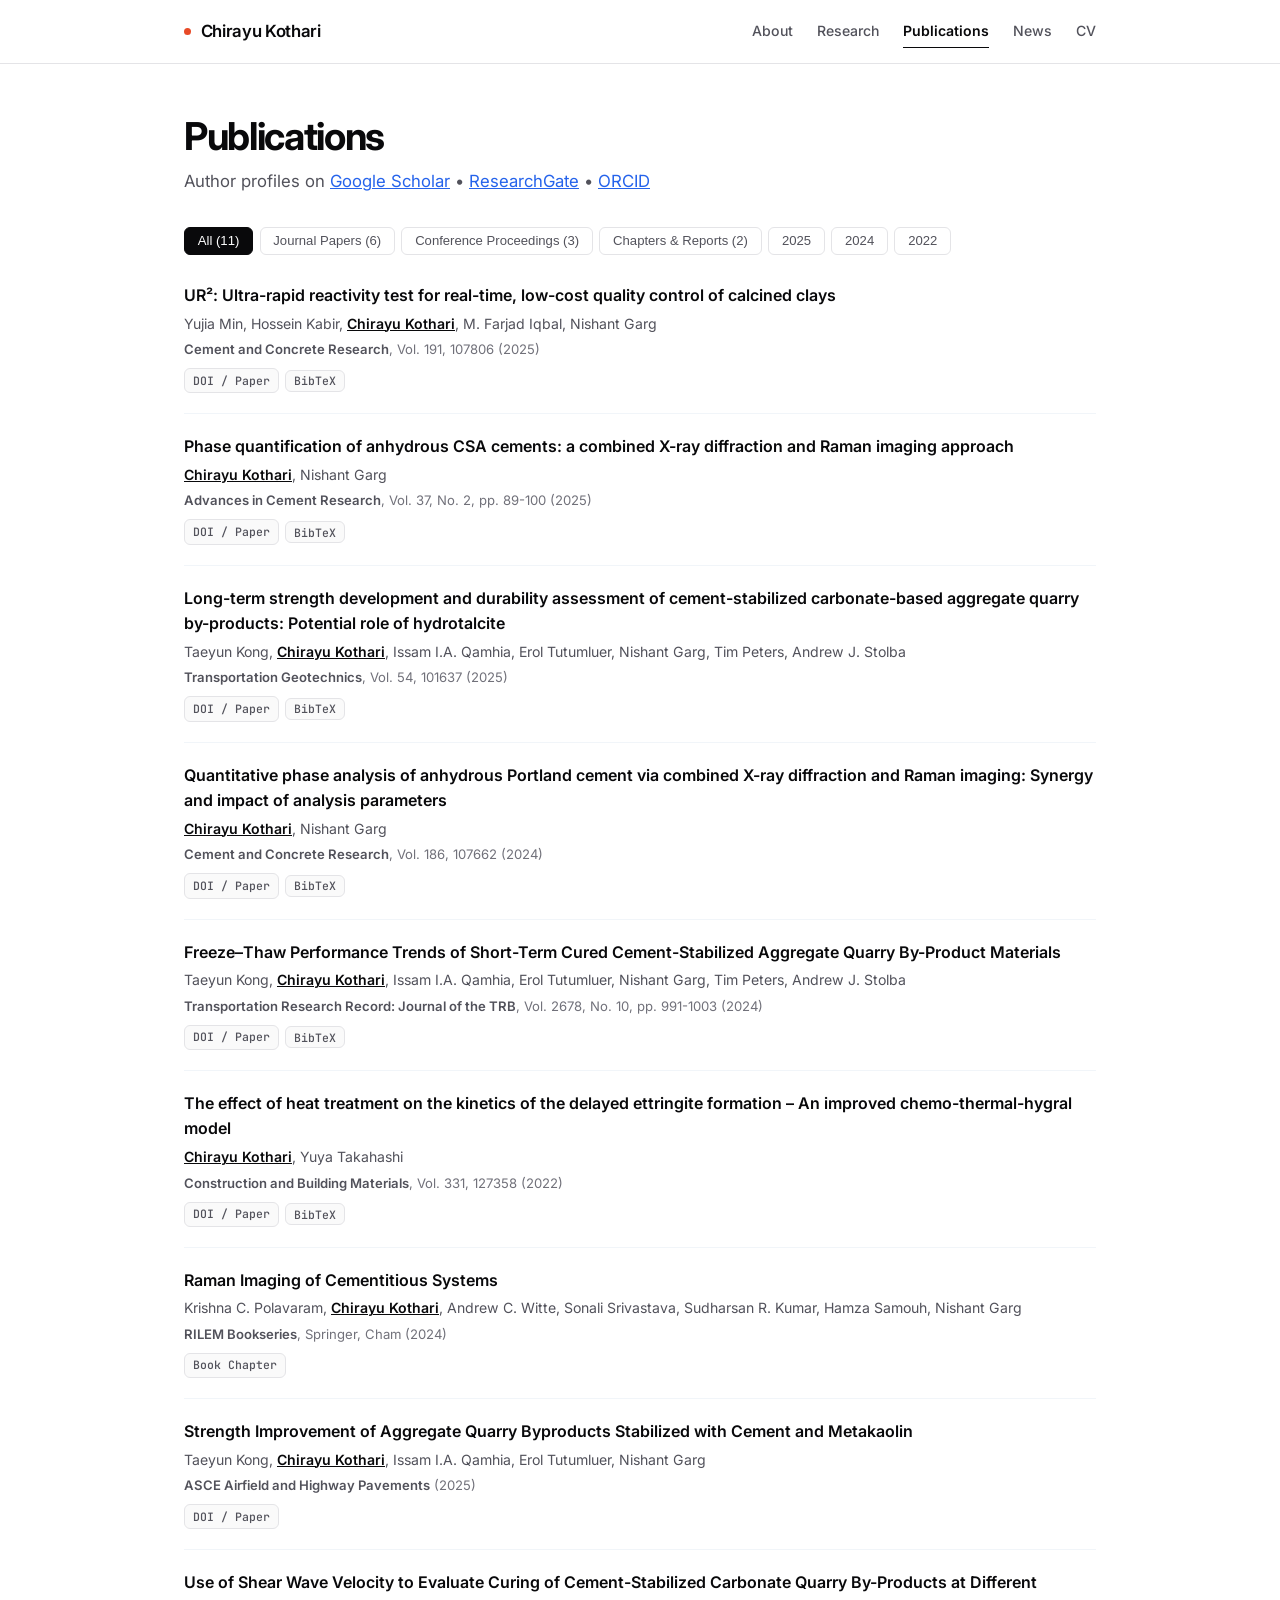
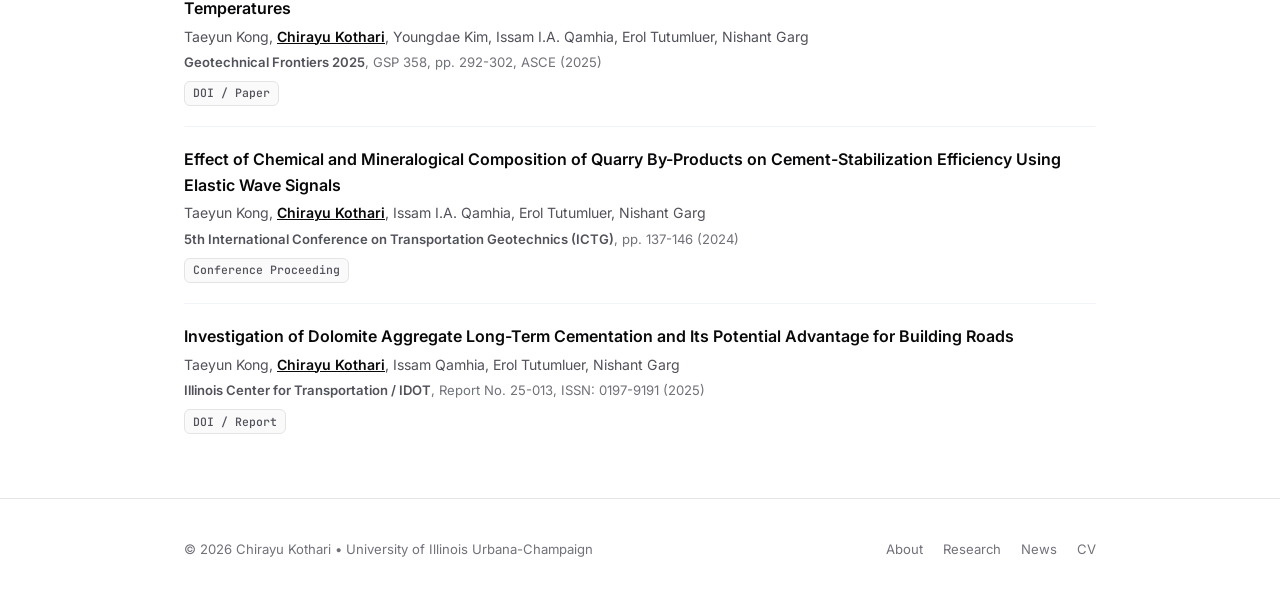
<file: publications.html>
<!DOCTYPE html>
<html lang="en">
<head>
  <meta charset="UTF-8">
  <meta name="viewport" content="width=device-width, initial-scale=1.0">
  <title>Publications | Chirayu Kothari - UIUC</title>
  
  <meta name="description" content="Complete peer-reviewed journal papers, conference proceedings, and technical reports by Chirayu Kothari at UIUC.">
  <meta name="author" content="Chirayu Kothari">
  <link rel="canonical" href="https://chirayukothari.github.io/publications.html">

  <link rel="preconnect" href="https://fonts.googleapis.com">
  <link rel="preconnect" href="https://fonts.gstatic.com" crossorigin>
  <link href="https://fonts.googleapis.com/css2?family=Inter:wght@300;400;500;600;700&family=JetBrains+Mono:wght@400;500;600&display=swap" rel="stylesheet">
  
  <link rel="stylesheet" href="css/style.css">
</head>
<body>

  <!-- Minimal Navbar -->
  <header class="navbar">
    <div class="container nav-inner">
      <a href="index.html" class="nav-brand">
        <span class="brand-dot"></span>
        <span>Chirayu Kothari</span>
      </a>

      <ul class="nav-menu">
        <li><a href="index.html" class="nav-link">About</a></li>
        <li><a href="research.html" class="nav-link">Research</a></li>
        <li><a href="publications.html" class="nav-link active">Publications</a></li>
        <li><a href="news.html" class="nav-link">News</a></li>
        <li><a href="cv.html" class="nav-link">CV</a></li>
      </ul>

      <button class="mobile-toggle" aria-label="Toggle navigation">
        <svg xmlns="http://www.w3.org/2000/svg" width="22" height="22" fill="none" viewBox="0 0 24 24" stroke="currentColor">
          <path stroke-linecap="round" stroke-linejoin="round" stroke-width="2" d="M4 6h16M4 12h16M4 18h16" />
        </svg>
      </button>
    </div>
  </header>

  <!-- Main Container -->
  <main class="container" style="padding-top: 3rem; padding-bottom: 4rem;">
    
    <div style="margin-bottom: 2rem;">
      <h1 style="font-size: 2.4rem; margin-bottom: 0.5rem;">Publications</h1>
      <p style="font-size: 1.05rem; color: var(--text-secondary);">
        Author profiles on <a href="https://scholar.google.com/citations?user=bqmSuiQAAAAJ&hl=en" target="_blank" rel="noopener noreferrer" style="color: var(--accent-blue); text-decoration: underline;">Google Scholar</a> &bull; <a href="https://www.researchgate.net/profile/Chirayu-Kothari" target="_blank" rel="noopener noreferrer" style="color: var(--accent-blue); text-decoration: underline;">ResearchGate</a> &bull; <a href="https://orcid.org/0000-0003-4468-1138" target="_blank" rel="noopener noreferrer" style="color: var(--accent-blue); text-decoration: underline;">ORCID</a>
      </p>
    </div>

    <!-- Filter Tabs -->
    <div class="filter-tabs">
      <button class="filter-tab active" data-filter="all">All (11)</button>
      <button class="filter-tab" data-filter="journal">Journal Papers (6)</button>
      <button class="filter-tab" data-filter="conference">Conference Proceedings (3)</button>
      <button class="filter-tab" data-filter="report">Chapters & Reports (2)</button>
      <button class="filter-tab" data-filter="2025">2025</button>
      <button class="filter-tab" data-filter="2024">2024</button>
      <button class="filter-tab" data-filter="2022">2022</button>
    </div>

    <!-- Publications Feed -->
    <div class="pub-list">

      <!-- 1 -->
      <article class="pub-entry" data-category="journal" data-year="2025">
        <div class="pub-title-row">
          <a href="https://doi.org/10.1016/j.cemconres.2025.107806" target="_blank" rel="noopener noreferrer" class="pub-title-link">
            UR²: Ultra-rapid reactivity test for real-time, low-cost quality control of calcined clays
          </a>
        </div>
        <div class="pub-authors">
          Yujia Min, Hossein Kabir, <span class="me">Chirayu Kothari</span>, M. Farjad Iqbal, Nishant Garg
        </div>
        <div class="pub-venue">
          <strong>Cement and Concrete Research</strong>, Vol. 191, 107806 (2025)
        </div>
        <div class="pub-links">
          <a href="https://doi.org/10.1016/j.cemconres.2025.107806" target="_blank" rel="noopener noreferrer" class="pub-pill">DOI / Paper</a>
          <button class="pub-pill btn-bibtex" data-target="bib-1">BibTeX</button>
        </div>
        <div id="bib-1" class="bibtex-drawer">
          <button class="pub-pill copy-bib-btn">Copy</button>
          <code>@article{min2025ur2,
  title={UR2: Ultra-rapid reactivity test for real-time, low-cost quality control of calcined clays},
  author={Min, Yujia and Kabir, Hossein and Kothari, Chirayu and Iqbal, M Farjad and Garg, Nishant},
  journal={Cement and Concrete Research},
  volume={191},
  pages={107806},
  year={2025},
  publisher={Elsevier},
  doi={10.1016/j.cemconres.2025.107806}
}</code>
        </div>
      </article>

      <!-- 2 -->
      <article class="pub-entry" data-category="journal" data-year="2025">
        <div class="pub-title-row">
          <a href="https://doi.org/10.1680/jadcr.23.00238" target="_blank" rel="noopener noreferrer" class="pub-title-link">
            Phase quantification of anhydrous CSA cements: a combined X-ray diffraction and Raman imaging approach
          </a>
        </div>
        <div class="pub-authors">
          <span class="me">Chirayu Kothari</span>, Nishant Garg
        </div>
        <div class="pub-venue">
          <strong>Advances in Cement Research</strong>, Vol. 37, No. 2, pp. 89-100 (2025)
        </div>
        <div class="pub-links">
          <a href="https://doi.org/10.1680/jadcr.23.00238" target="_blank" rel="noopener noreferrer" class="pub-pill">DOI / Paper</a>
          <button class="pub-pill btn-bibtex" data-target="bib-2">BibTeX</button>
        </div>
        <div id="bib-2" class="bibtex-drawer">
          <button class="pub-pill copy-bib-btn">Copy</button>
          <code>@article{kothari2025phase,
  title={Phase quantification of anhydrous CSA cements: a combined X-ray diffraction and Raman imaging approach},
  author={Kothari, Chirayu and Garg, Nishant},
  journal={Advances in Cement Research},
  volume={37},
  number={2},
  pages={89--100},
  year={2025},
  publisher={Emerald Publishing Limited},
  doi={10.1680/jadcr.23.00238}
}</code>
        </div>
      </article>

      <!-- 3 -->
      <article class="pub-entry" data-category="journal" data-year="2025">
        <div class="pub-title-row">
          <a href="https://doi.org/10.1016/j.trgeo.2025.101637" target="_blank" rel="noopener noreferrer" class="pub-title-link">
            Long-term strength development and durability assessment of cement-stabilized carbonate-based aggregate quarry by-products: Potential role of hydrotalcite
          </a>
        </div>
        <div class="pub-authors">
          Taeyun Kong, <span class="me">Chirayu Kothari</span>, Issam I.A. Qamhia, Erol Tutumluer, Nishant Garg, Tim Peters, Andrew J. Stolba
        </div>
        <div class="pub-venue">
          <strong>Transportation Geotechnics</strong>, Vol. 54, 101637 (2025)
        </div>
        <div class="pub-links">
          <a href="https://doi.org/10.1016/j.trgeo.2025.101637" target="_blank" rel="noopener noreferrer" class="pub-pill">DOI / Paper</a>
          <button class="pub-pill btn-bibtex" data-target="bib-3">BibTeX</button>
        </div>
        <div id="bib-3" class="bibtex-drawer">
          <button class="pub-pill copy-bib-btn">Copy</button>
          <code>@article{kong2025longterm,
  title={Long-term strength development and durability assessment of cement-stabilized carbonate-based aggregate quarry by-products: Potential role of hydrotalcite},
  author={Kong, Taeyun and Kothari, Chirayu and Qamhia, Issam IA and Tutumluer, Erol and Garg, Nishant and Peters, Tim and Stolba, Andrew J},
  journal={Transportation Geotechnics},
  volume={54},
  pages={101637},
  year={2025},
  publisher={Elsevier},
  doi={10.1016/j.trgeo.2025.101637}
}</code>
        </div>
      </article>

      <!-- 4 -->
      <article class="pub-entry" data-category="journal" data-year="2024">
        <div class="pub-title-row">
          <a href="https://doi.org/10.1016/j.cemconres.2024.107662" target="_blank" rel="noopener noreferrer" class="pub-title-link">
            Quantitative phase analysis of anhydrous Portland cement via combined X-ray diffraction and Raman imaging: Synergy and impact of analysis parameters
          </a>
        </div>
        <div class="pub-authors">
          <span class="me">Chirayu Kothari</span>, Nishant Garg
        </div>
        <div class="pub-venue">
          <strong>Cement and Concrete Research</strong>, Vol. 186, 107662 (2024)
        </div>
        <div class="pub-links">
          <a href="https://doi.org/10.1016/j.cemconres.2024.107662" target="_blank" rel="noopener noreferrer" class="pub-pill">DOI / Paper</a>
          <button class="pub-pill btn-bibtex" data-target="bib-4">BibTeX</button>
        </div>
        <div id="bib-4" class="bibtex-drawer">
          <button class="pub-pill copy-bib-btn">Copy</button>
          <code>@article{kothari2024quantitative,
  title={Quantitative phase analysis of anhydrous Portland cement via combined X-ray diffraction and Raman imaging: Synergy and impact of analysis parameters},
  author={Kothari, Chirayu and Garg, Nishant},
  journal={Cement and Concrete Research},
  volume={186},
  pages={107662},
  year={2024},
  publisher={Elsevier},
  doi={10.1016/j.cemconres.2024.107662}
}</code>
        </div>
      </article>

      <!-- 5 -->
      <article class="pub-entry" data-category="journal" data-year="2024">
        <div class="pub-title-row">
          <a href="https://doi.org/10.1177/03611981241236183" target="_blank" rel="noopener noreferrer" class="pub-title-link">
            Freeze–Thaw Performance Trends of Short-Term Cured Cement-Stabilized Aggregate Quarry By-Product Materials
          </a>
        </div>
        <div class="pub-authors">
          Taeyun Kong, <span class="me">Chirayu Kothari</span>, Issam I.A. Qamhia, Erol Tutumluer, Nishant Garg, Tim Peters, Andrew J. Stolba
        </div>
        <div class="pub-venue">
          <strong>Transportation Research Record: Journal of the TRB</strong>, Vol. 2678, No. 10, pp. 991-1003 (2024)
        </div>
        <div class="pub-links">
          <a href="https://doi.org/10.1177/03611981241236183" target="_blank" rel="noopener noreferrer" class="pub-pill">DOI / Paper</a>
          <button class="pub-pill btn-bibtex" data-target="bib-5">BibTeX</button>
        </div>
        <div id="bib-5" class="bibtex-drawer">
          <button class="pub-pill copy-bib-btn">Copy</button>
          <code>@article{kong2024freeze,
  title={Freeze--Thaw Performance Trends of Short-Term Cured Cement-Stabilized Aggregate Quarry By-Product Materials},
  author={Kong, Taeyun and Kothari, Chirayu and Qamhia, Issam IA and Tutumluer, Erol and Garg, Nishant and Peters, Tim and Stolba, Andrew J},
  journal={Transportation Research Record},
  volume={2678},
  number={10},
  pages={991--1003},
  year={2024},
  publisher={SAGE Publications},
  doi={10.1177/03611981241236183}
}</code>
        </div>
      </article>

      <!-- 6 -->
      <article class="pub-entry" data-category="journal" data-year="2022">
        <div class="pub-title-row">
          <a href="https://doi.org/10.1016/j.conbuildmat.2022.127358" target="_blank" rel="noopener noreferrer" class="pub-title-link">
            The effect of heat treatment on the kinetics of the delayed ettringite formation – An improved chemo-thermal-hygral model
          </a>
        </div>
        <div class="pub-authors">
          <span class="me">Chirayu Kothari</span>, Yuya Takahashi
        </div>
        <div class="pub-venue">
          <strong>Construction and Building Materials</strong>, Vol. 331, 127358 (2022)
        </div>
        <div class="pub-links">
          <a href="https://doi.org/10.1016/j.conbuildmat.2022.127358" target="_blank" rel="noopener noreferrer" class="pub-pill">DOI / Paper</a>
          <button class="pub-pill btn-bibtex" data-target="bib-6">BibTeX</button>
        </div>
        <div id="bib-6" class="bibtex-drawer">
          <button class="pub-pill copy-bib-btn">Copy</button>
          <code>@article{kothari2022effect,
  title={The effect of heat treatment on the kinetics of the delayed ettringite formation--An improved chemo-thermal-hygral model},
  author={Kothari, Chirayu and Takahashi, Yuya},
  journal={Construction and Building Materials},
  volume={331},
  pages={127358},
  year={2022},
  publisher={Elsevier},
  doi={10.1016/j.conbuildmat.2022.127358}
}</code>
        </div>
      </article>

      <!-- 7 -->
      <article class="pub-entry" data-category="report" data-year="2024">
        <div class="pub-title-row">
          <span class="pub-title-link">Raman Imaging of Cementitious Systems</span>
        </div>
        <div class="pub-authors">
          Krishna C. Polavaram, <span class="me">Chirayu Kothari</span>, Andrew C. Witte, Sonali Srivastava, Sudharsan R. Kumar, Hamza Samouh, Nishant Garg
        </div>
        <div class="pub-venue">
          <strong>RILEM Bookseries</strong>, Springer, Cham (2024)
        </div>
        <div class="pub-links">
          <span class="pub-pill">Book Chapter</span>
        </div>
      </article>

      <!-- 8 -->
      <article class="pub-entry" data-category="conference" data-year="2025">
        <div class="pub-title-row">
          <a href="https://doi.org/10.1061/9780784486221.005" target="_blank" rel="noopener noreferrer" class="pub-title-link">
            Strength Improvement of Aggregate Quarry Byproducts Stabilized with Cement and Metakaolin
          </a>
        </div>
        <div class="pub-authors">
          Taeyun Kong, <span class="me">Chirayu Kothari</span>, Issam I.A. Qamhia, Erol Tutumluer, Nishant Garg
        </div>
        <div class="pub-venue">
          <strong>ASCE Airfield and Highway Pavements</strong> (2025)
        </div>
        <div class="pub-links">
          <a href="https://doi.org/10.1061/9780784486221.005" target="_blank" rel="noopener noreferrer" class="pub-pill">DOI / Paper</a>
        </div>
      </article>

      <!-- 9 -->
      <article class="pub-entry" data-category="conference" data-year="2025">
        <div class="pub-title-row">
          <a href="https://doi.org/10.1061/9780784485965.026" target="_blank" rel="noopener noreferrer" class="pub-title-link">
            Use of Shear Wave Velocity to Evaluate Curing of Cement-Stabilized Carbonate Quarry By-Products at Different Temperatures
          </a>
        </div>
        <div class="pub-authors">
          Taeyun Kong, <span class="me">Chirayu Kothari</span>, Youngdae Kim, Issam I.A. Qamhia, Erol Tutumluer, Nishant Garg
        </div>
        <div class="pub-venue">
          <strong>Geotechnical Frontiers 2025</strong>, GSP 358, pp. 292-302, ASCE (2025)
        </div>
        <div class="pub-links">
          <a href="https://doi.org/10.1061/9780784485965.026" target="_blank" rel="noopener noreferrer" class="pub-pill">DOI / Paper</a>
        </div>
      </article>

      <!-- 10 -->
      <article class="pub-entry" data-category="conference" data-year="2024">
        <div class="pub-title-row">
          <span class="pub-title-link">Effect of Chemical and Mineralogical Composition of Quarry By-Products on Cement-Stabilization Efficiency Using Elastic Wave Signals</span>
        </div>
        <div class="pub-authors">
          Taeyun Kong, <span class="me">Chirayu Kothari</span>, Issam I.A. Qamhia, Erol Tutumluer, Nishant Garg
        </div>
        <div class="pub-venue">
          <strong>5th International Conference on Transportation Geotechnics (ICTG)</strong>, pp. 137-146 (2024)
        </div>
        <div class="pub-links">
          <span class="pub-pill">Conference Proceeding</span>
        </div>
      </article>

      <!-- 11 -->
      <article class="pub-entry" data-category="report" data-year="2025">
        <div class="pub-title-row">
          <a href="https://doi.org/10.36501/0197-9191/25-013" target="_blank" rel="noopener noreferrer" class="pub-title-link">
            Investigation of Dolomite Aggregate Long-Term Cementation and Its Potential Advantage for Building Roads
          </a>
        </div>
        <div class="pub-authors">
          Taeyun Kong, <span class="me">Chirayu Kothari</span>, Issam Qamhia, Erol Tutumluer, Nishant Garg
        </div>
        <div class="pub-venue">
          <strong>Illinois Center for Transportation / IDOT</strong>, Report No. 25-013, ISSN: 0197-9191 (2025)
        </div>
        <div class="pub-links">
          <a href="https://doi.org/10.36501/0197-9191/25-013" target="_blank" rel="noopener noreferrer" class="pub-pill">DOI / Report</a>
        </div>
      </article>

    </div>

  </main>

  <!-- Minimal Footer -->
  <footer class="footer">
    <div class="container footer-inner">
      <div>&copy; 2026 Chirayu Kothari &bull; University of Illinois Urbana-Champaign</div>
      <div class="footer-links">
        <a href="index.html">About</a>
        <a href="research.html">Research</a>
        <a href="news.html">News</a>
        <a href="cv.html">CV</a>
      </div>
    </div>
  </footer>

  <script src="js/main.js"></script>
</body>
</html>
</file>
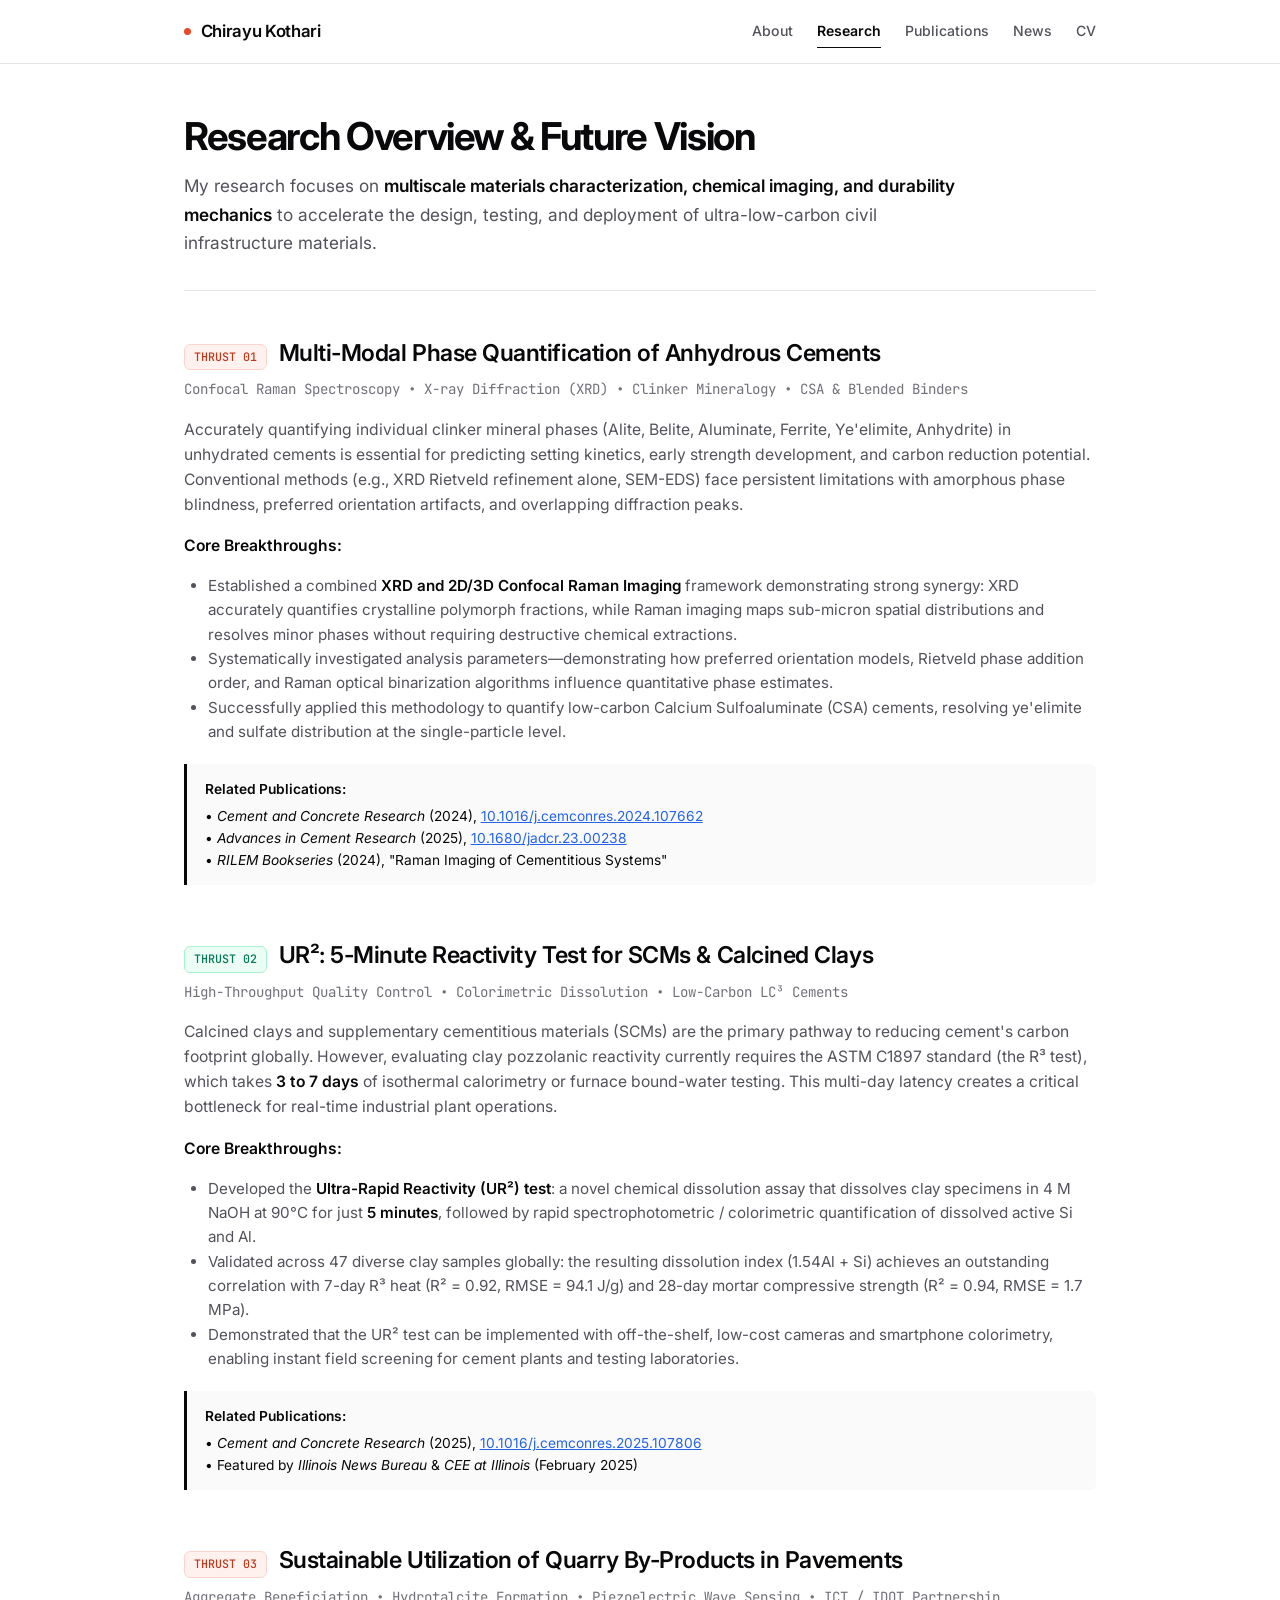
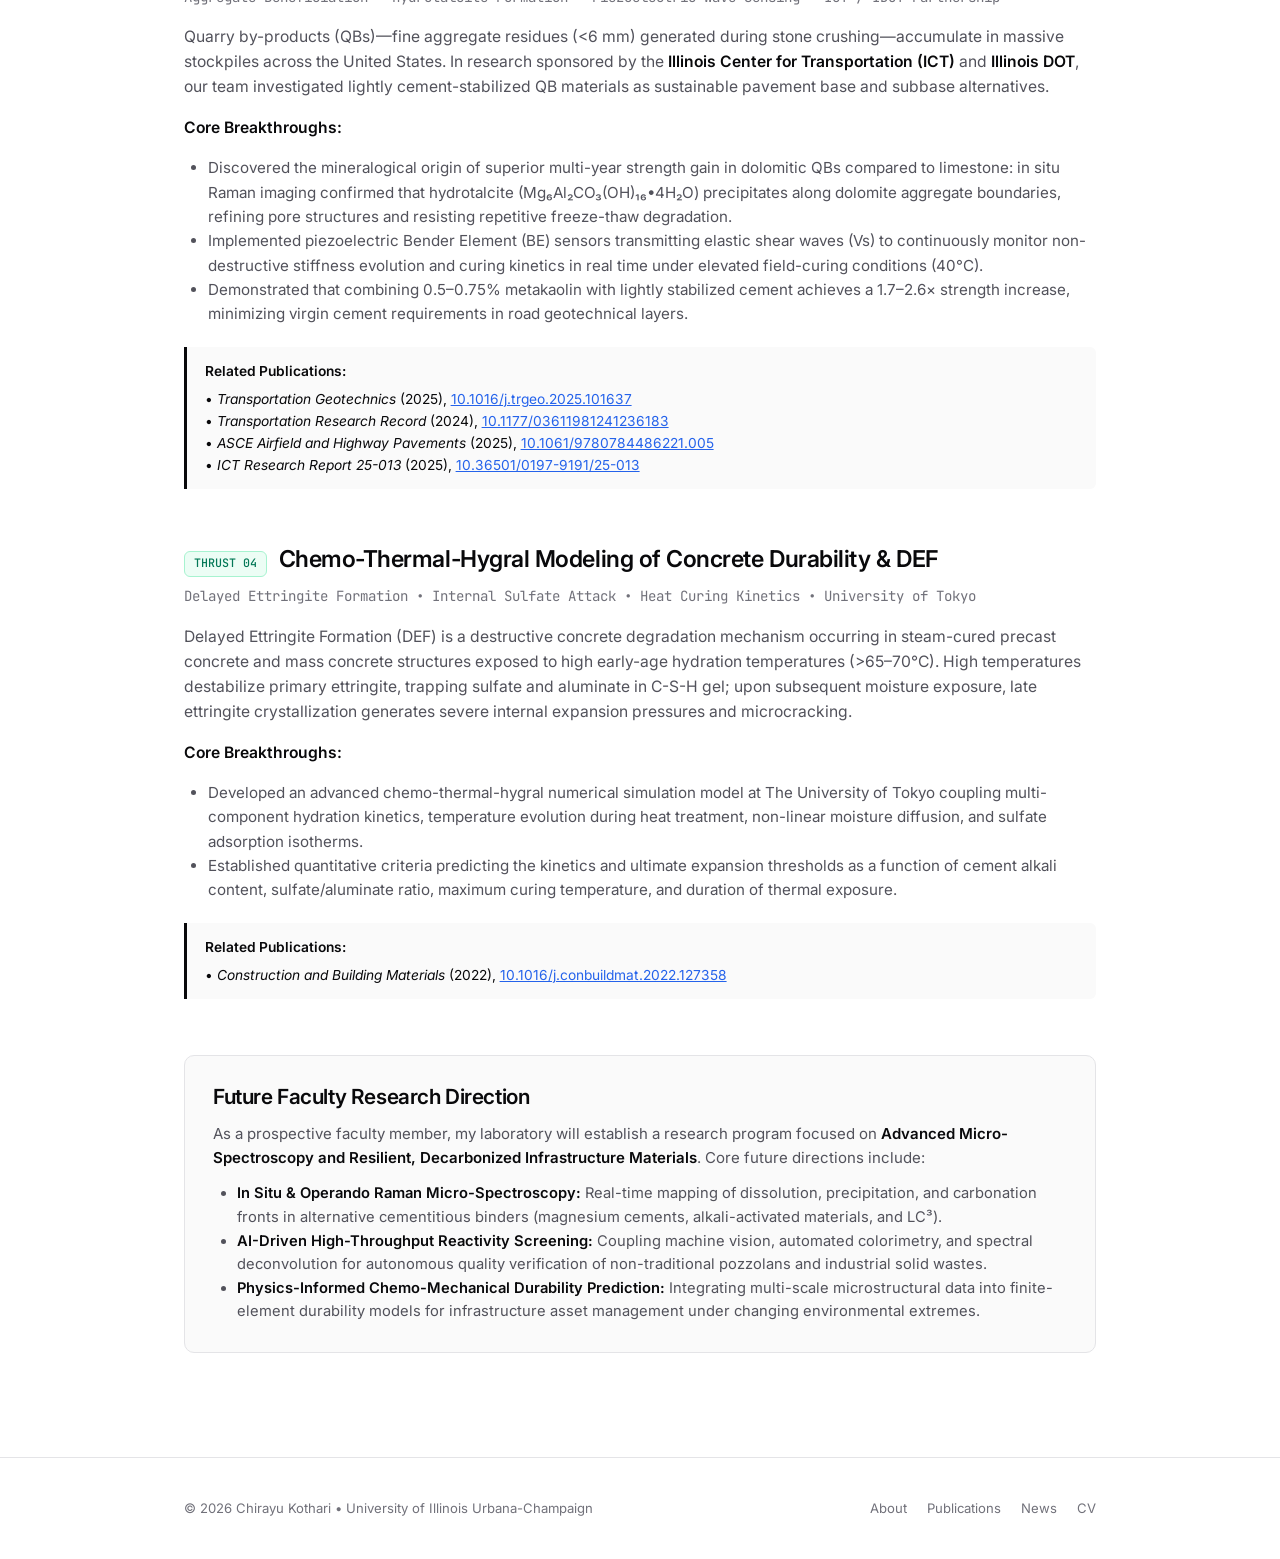
<file: research.html>
<!DOCTYPE html>
<html lang="en">
<head>
  <meta charset="UTF-8">
  <meta name="viewport" content="width=device-width, initial-scale=1.0">
  <title>Research Thrusts & Future Lab Vision | Chirayu Kothari - UIUC</title>
  
  <meta name="description" content="Detailed research thrusts and future faculty research vision of Chirayu Kothari at UIUC: Advanced characterization via Raman imaging, rapid SCM reactivity (UR2 test), sustainable quarry by-products in pavements, and chemo-thermal-hygral durability modeling.">
  <meta name="author" content="Chirayu Kothari">
  <link rel="canonical" href="https://chirayukothari.github.io/research.html">

  <link rel="preconnect" href="https://fonts.googleapis.com">
  <link rel="preconnect" href="https://fonts.gstatic.com" crossorigin>
  <link href="https://fonts.googleapis.com/css2?family=Inter:wght@300;400;500;600;700&family=JetBrains+Mono:wght@400;500;600&display=swap" rel="stylesheet">
  
  <link rel="stylesheet" href="css/style.css">
</head>
<body>

  <!-- Minimal Navbar -->
  <header class="navbar">
    <div class="container nav-inner">
      <a href="index.html" class="nav-brand">
        <span class="brand-dot"></span>
        <span>Chirayu Kothari</span>
      </a>

      <ul class="nav-menu">
        <li><a href="index.html" class="nav-link">About</a></li>
        <li><a href="research.html" class="nav-link active">Research</a></li>
        <li><a href="publications.html" class="nav-link">Publications</a></li>
        <li><a href="news.html" class="nav-link">News</a></li>
        <li><a href="cv.html" class="nav-link">CV</a></li>
      </ul>

      <button class="mobile-toggle" aria-label="Toggle navigation">
        <svg xmlns="http://www.w3.org/2000/svg" width="22" height="22" fill="none" viewBox="0 0 24 24" stroke="currentColor">
          <path stroke-linecap="round" stroke-linejoin="round" stroke-width="2" d="M4 6h16M4 12h16M4 18h16" />
        </svg>
      </button>
    </div>
  </header>

  <!-- Page Header -->
  <main class="container" style="padding-top: 3rem; padding-bottom: 4rem;">
    
    <div style="margin-bottom: 3rem; border-bottom: 1px solid var(--border); padding-bottom: 2rem;">
      <h1 style="font-size: 2.4rem; margin-bottom: 0.75rem;">Research Overview & Future Vision</h1>
      <p style="font-size: 1.08rem; color: var(--text-secondary); max-width: 780px; line-height: 1.65;">
        My research focuses on <strong>multiscale materials characterization, chemical imaging, and durability mechanics</strong> to accelerate the design, testing, and deployment of ultra-low-carbon civil infrastructure materials.
      </p>
    </div>

    <!-- Thrust 1 -->
    <article id="anhydrous-cements" class="cv-block" style="margin-bottom: 3.5rem;">
      <div style="display: flex; align-items: baseline; gap: 0.75rem; margin-bottom: 0.5rem;">
        <span class="badge badge-accent">THRUST 01</span>
        <h2 style="font-size: 1.45rem; margin-bottom: 0;">Multi-Modal Phase Quantification of Anhydrous Cements</h2>
      </div>
      <div style="font-size: 0.88rem; color: var(--text-tertiary); font-family: var(--font-mono); margin-bottom: 1rem;">
        Confocal Raman Spectroscopy &bull; X-ray Diffraction (XRD) &bull; Clinker Mineralogy &bull; CSA & Blended Binders
      </div>

      <p>
        Accurately quantifying individual clinker mineral phases (Alite, Belite, Aluminate, Ferrite, Ye'elimite, Anhydrite) in unhydrated cements is essential for predicting setting kinetics, early strength development, and carbon reduction potential. Conventional methods (e.g., XRD Rietveld refinement alone, SEM-EDS) face persistent limitations with amorphous phase blindness, preferred orientation artifacts, and overlapping diffraction peaks.
      </p>

      <p>
        <strong>Core Breakthroughs:</strong>
      </p>
      <ul style="margin: 0.5rem 0 1.25rem 1.5rem; color: var(--text-secondary); font-size: 0.95rem; line-height: 1.6;">
        <li>Established a combined <strong>XRD and 2D/3D Confocal Raman Imaging</strong> framework demonstrating strong synergy: XRD accurately quantifies crystalline polymorph fractions, while Raman imaging maps sub-micron spatial distributions and resolves minor phases without requiring destructive chemical extractions.</li>
        <li>Systematically investigated analysis parameters—demonstrating how preferred orientation models, Rietveld phase addition order, and Raman optical binarization algorithms influence quantitative phase estimates.</li>
        <li>Successfully applied this methodology to quantify low-carbon Calcium Sulfoaluminate (CSA) cements, resolving ye'elimite and sulfate distribution at the single-particle level.</li>
      </ul>

      <div style="background: var(--bg-subtle); border-left: 3px solid var(--text-primary); padding: 0.85rem 1.1rem; border-radius: 0 var(--radius-sm) var(--radius-sm) 0; font-size: 0.86rem;">
        <strong>Related Publications:</strong>
        <div style="margin-top: 0.35rem;">
          &bull; <em>Cement and Concrete Research</em> (2024), <a href="https://doi.org/10.1016/j.cemconres.2024.107662" target="_blank" rel="noopener noreferrer" style="color: var(--accent-blue); text-decoration: underline;">10.1016/j.cemconres.2024.107662</a><br>
          &bull; <em>Advances in Cement Research</em> (2025), <a href="https://doi.org/10.1680/jadcr.23.00238" target="_blank" rel="noopener noreferrer" style="color: var(--accent-blue); text-decoration: underline;">10.1680/jadcr.23.00238</a><br>
          &bull; <em>RILEM Bookseries</em> (2024), "Raman Imaging of Cementitious Systems"
        </div>
      </div>
    </article>

    <!-- Thrust 2 -->
    <article id="rapid-scms" class="cv-block" style="margin-bottom: 3.5rem;">
      <div style="display: flex; align-items: baseline; gap: 0.75rem; margin-bottom: 0.5rem;">
        <span class="badge badge-teal">THRUST 02</span>
        <h2 style="font-size: 1.45rem; margin-bottom: 0;">UR²: 5-Minute Reactivity Test for SCMs & Calcined Clays</h2>
      </div>
      <div style="font-size: 0.88rem; color: var(--text-tertiary); font-family: var(--font-mono); margin-bottom: 1rem;">
        High-Throughput Quality Control &bull; Colorimetric Dissolution &bull; Low-Carbon LC³ Cements
      </div>

      <p>
        Calcined clays and supplementary cementitious materials (SCMs) are the primary pathway to reducing cement's carbon footprint globally. However, evaluating clay pozzolanic reactivity currently requires the ASTM C1897 standard (the R³ test), which takes <strong>3 to 7 days</strong> of isothermal calorimetry or furnace bound-water testing. This multi-day latency creates a critical bottleneck for real-time industrial plant operations.
      </p>

      <p>
        <strong>Core Breakthroughs:</strong>
      </p>
      <ul style="margin: 0.5rem 0 1.25rem 1.5rem; color: var(--text-secondary); font-size: 0.95rem; line-height: 1.6;">
        <li>Developed the <strong>Ultra-Rapid Reactivity (UR²) test</strong>: a novel chemical dissolution assay that dissolves clay specimens in 4 M NaOH at 90&deg;C for just <strong>5 minutes</strong>, followed by rapid spectrophotometric / colorimetric quantification of dissolved active Si and Al.</li>
        <li>Validated across 47 diverse clay samples globally: the resulting dissolution index (1.54Al + Si) achieves an outstanding correlation with 7-day R³ heat (R² = 0.92, RMSE = 94.1 J/g) and 28-day mortar compressive strength (R² = 0.94, RMSE = 1.7 MPa).</li>
        <li>Demonstrated that the UR² test can be implemented with off-the-shelf, low-cost cameras and smartphone colorimetry, enabling instant field screening for cement plants and testing laboratories.</li>
      </ul>

      <div style="background: var(--bg-subtle); border-left: 3px solid var(--text-primary); padding: 0.85rem 1.1rem; border-radius: 0 var(--radius-sm) var(--radius-sm) 0; font-size: 0.86rem;">
        <strong>Related Publications:</strong>
        <div style="margin-top: 0.35rem;">
          &bull; <em>Cement and Concrete Research</em> (2025), <a href="https://doi.org/10.1016/j.cemconres.2025.107806" target="_blank" rel="noopener noreferrer" style="color: var(--accent-blue); text-decoration: underline;">10.1016/j.cemconres.2025.107806</a><br>
          &bull; Featured by <em>Illinois News Bureau</em> & <em>CEE at Illinois</em> (February 2025)
        </div>
      </div>
    </article>

    <!-- Thrust 3 -->
    <article id="quarry-byproducts" class="cv-block" style="margin-bottom: 3.5rem;">
      <div style="display: flex; align-items: baseline; gap: 0.75rem; margin-bottom: 0.5rem;">
        <span class="badge badge-accent">THRUST 03</span>
        <h2 style="font-size: 1.45rem; margin-bottom: 0;">Sustainable Utilization of Quarry By-Products in Pavements</h2>
      </div>
      <div style="font-size: 0.88rem; color: var(--text-tertiary); font-family: var(--font-mono); margin-bottom: 1rem;">
        Aggregate Beneficiation &bull; Hydrotalcite Formation &bull; Piezoelectric Wave Sensing &bull; ICT / IDOT Partnership
      </div>

      <p>
        Quarry by-products (QBs)—fine aggregate residues (&lt;6 mm) generated during stone crushing—accumulate in massive stockpiles across the United States. In research sponsored by the <strong>Illinois Center for Transportation (ICT)</strong> and <strong>Illinois DOT</strong>, our team investigated lightly cement-stabilized QB materials as sustainable pavement base and subbase alternatives.
      </p>

      <p>
        <strong>Core Breakthroughs:</strong>
      </p>
      <ul style="margin: 0.5rem 0 1.25rem 1.5rem; color: var(--text-secondary); font-size: 0.95rem; line-height: 1.6;">
        <li>Discovered the mineralogical origin of superior multi-year strength gain in dolomitic QBs compared to limestone: in situ Raman imaging confirmed that hydrotalcite (Mg₆Al₂CO₃(OH)₁₆&bull;4H₂O) precipitates along dolomite aggregate boundaries, refining pore structures and resisting repetitive freeze-thaw degradation.</li>
        <li>Implemented piezoelectric Bender Element (BE) sensors transmitting elastic shear waves (Vs) to continuously monitor non-destructive stiffness evolution and curing kinetics in real time under elevated field-curing conditions (40&deg;C).</li>
        <li>Demonstrated that combining 0.5–0.75% metakaolin with lightly stabilized cement achieves a 1.7–2.6&times; strength increase, minimizing virgin cement requirements in road geotechnical layers.</li>
      </ul>

      <div style="background: var(--bg-subtle); border-left: 3px solid var(--text-primary); padding: 0.85rem 1.1rem; border-radius: 0 var(--radius-sm) var(--radius-sm) 0; font-size: 0.86rem;">
        <strong>Related Publications:</strong>
        <div style="margin-top: 0.35rem;">
          &bull; <em>Transportation Geotechnics</em> (2025), <a href="https://doi.org/10.1016/j.trgeo.2025.101637" target="_blank" rel="noopener noreferrer" style="color: var(--accent-blue); text-decoration: underline;">10.1016/j.trgeo.2025.101637</a><br>
          &bull; <em>Transportation Research Record</em> (2024), <a href="https://doi.org/10.1177/03611981241236183" target="_blank" rel="noopener noreferrer" style="color: var(--accent-blue); text-decoration: underline;">10.1177/03611981241236183</a><br>
          &bull; <em>ASCE Airfield and Highway Pavements</em> (2025), <a href="https://doi.org/10.1061/9780784486221.005" target="_blank" rel="noopener noreferrer" style="color: var(--accent-blue); text-decoration: underline;">10.1061/9780784486221.005</a><br>
          &bull; <em>ICT Research Report 25-013</em> (2025), <a href="https://doi.org/10.36501/0197-9191/25-013" target="_blank" rel="noopener noreferrer" style="color: var(--accent-blue); text-decoration: underline;">10.36501/0197-9191/25-013</a>
        </div>
      </div>
    </article>

    <!-- Thrust 4 -->
    <article id="durability-modeling" class="cv-block" style="margin-bottom: 3.5rem;">
      <div style="display: flex; align-items: baseline; gap: 0.75rem; margin-bottom: 0.5rem;">
        <span class="badge badge-teal">THRUST 04</span>
        <h2 style="font-size: 1.45rem; margin-bottom: 0;">Chemo-Thermal-Hygral Modeling of Concrete Durability & DEF</h2>
      </div>
      <div style="font-size: 0.88rem; color: var(--text-tertiary); font-family: var(--font-mono); margin-bottom: 1rem;">
        Delayed Ettringite Formation &bull; Internal Sulfate Attack &bull; Heat Curing Kinetics &bull; University of Tokyo
      </div>

      <p>
        Delayed Ettringite Formation (DEF) is a destructive concrete degradation mechanism occurring in steam-cured precast concrete and mass concrete structures exposed to high early-age hydration temperatures (&gt;65–70&deg;C). High temperatures destabilize primary ettringite, trapping sulfate and aluminate in C-S-H gel; upon subsequent moisture exposure, late ettringite crystallization generates severe internal expansion pressures and microcracking.
      </p>

      <p>
        <strong>Core Breakthroughs:</strong>
      </p>
      <ul style="margin: 0.5rem 0 1.25rem 1.5rem; color: var(--text-secondary); font-size: 0.95rem; line-height: 1.6;">
        <li>Developed an advanced chemo-thermal-hygral numerical simulation model at The University of Tokyo coupling multi-component hydration kinetics, temperature evolution during heat treatment, non-linear moisture diffusion, and sulfate adsorption isotherms.</li>
        <li>Established quantitative criteria predicting the kinetics and ultimate expansion thresholds as a function of cement alkali content, sulfate/aluminate ratio, maximum curing temperature, and duration of thermal exposure.</li>
      </ul>

      <div style="background: var(--bg-subtle); border-left: 3px solid var(--text-primary); padding: 0.85rem 1.1rem; border-radius: 0 var(--radius-sm) var(--radius-sm) 0; font-size: 0.86rem;">
        <strong>Related Publications:</strong>
        <div style="margin-top: 0.35rem;">
          &bull; <em>Construction and Building Materials</em> (2022), <a href="https://doi.org/10.1016/j.conbuildmat.2022.127358" target="_blank" rel="noopener noreferrer" style="color: var(--accent-blue); text-decoration: underline;">10.1016/j.conbuildmat.2022.127358</a>
        </div>
      </div>
    </article>

    <!-- Future Research Vision for Faculty Applications -->
    <section class="cv-block" style="background: var(--bg-subtle); border: 1px solid var(--border); padding: 1.75rem; border-radius: var(--radius-md);">
      <h2 style="font-size: 1.3rem; margin-bottom: 0.75rem;">Future Faculty Research Direction</h2>
      <p style="font-size: 0.94rem; margin-bottom: 0.75rem;">
        As a prospective faculty member, my laboratory will establish a research program focused on <strong>Advanced Micro-Spectroscopy and Resilient, Decarbonized Infrastructure Materials</strong>. Core future directions include:
      </p>
      <ul style="margin-left: 1.5rem; font-size: 0.92rem; color: var(--text-secondary); line-height: 1.6;">
        <li><strong>In Situ & Operando Raman Micro-Spectroscopy:</strong> Real-time mapping of dissolution, precipitation, and carbonation fronts in alternative cementitious binders (magnesium cements, alkali-activated materials, and LC³).</li>
        <li><strong>AI-Driven High-Throughput Reactivity Screening:</strong> Coupling machine vision, automated colorimetry, and spectral deconvolution for autonomous quality verification of non-traditional pozzolans and industrial solid wastes.</li>
        <li><strong>Physics-Informed Chemo-Mechanical Durability Prediction:</strong> Integrating multi-scale microstructural data into finite-element durability models for infrastructure asset management under changing environmental extremes.</li>
      </ul>
    </section>

  </main>

  <!-- Minimal Footer -->
  <footer class="footer">
    <div class="container footer-inner">
      <div>&copy; 2026 Chirayu Kothari &bull; University of Illinois Urbana-Champaign</div>
      <div class="footer-links">
        <a href="index.html">About</a>
        <a href="publications.html">Publications</a>
        <a href="news.html">News</a>
        <a href="cv.html">CV</a>
      </div>
    </div>
  </footer>

  <script src="js/main.js"></script>
</body>
</html>
</file>
<file: css/style.css>
/* ==========================================================================
   CHIRAYU KOTHARI — ACADEMIC & RESEARCH PORTFOLIO
   Design System: Modern Minimalist / AI Lab & Tech Startup Aesthetic
   ========================================================================== */

:root {
  /* Core Minimal Palette (Pure White Theme) */
  --bg: #ffffff;
  --bg-subtle: #fafafa;
  --bg-surface: #ffffff;
  --bg-muted: #f4f4f5;
  --bg-hover: #f1f5f9;
  
  /* Borders */
  --border: #e4e4e7;
  --border-light: #f1f5f9;
  --border-focus: #18181b;
  
  /* Typography Colors */
  --text-primary: #09090b;     /* Deep near-black */
  --text-secondary: #52525b;   /* Refined readable slate */
  --text-tertiary: #71717a;    /* Muted captions */
  --text-faint: #a1a1aa;       /* Placeholders, disabled */
  
  /* Brand & Status Accents */
  --accent: #18181b;           /* Minimalist high-contrast obsidian */
  --accent-blue: #2563eb;      /* Clean tech link blue */
  --accent-uiuc: #e84a27;      /* Subtle Illinois Orange for badges */
  --accent-teal: #059669;      /* Success/verified green */
  --badge-bg: #f4f4f5;
  --badge-text: #27272a;
  
  /* Fonts */
  --font-sans: 'Inter', -apple-system, BlinkMacSystemFont, 'Segoe UI', Roboto, sans-serif;
  --font-serif: 'Newsreader', Georgia, Cambria, serif;
  --font-mono: 'JetBrains Mono', 'SF Mono', Consolas, monospace;
  
  /* Layout & Spacing */
  --max-w: 960px;
  --nav-height: 64px;
  --radius-sm: 6px;
  --radius-md: 10px;
  --radius-lg: 14px;
  --radius-full: 9999px;
  
  --shadow-subtle: 0 1px 3px rgba(0, 0, 0, 0.04), 0 1px 2px rgba(0, 0, 0, 0.02);
  --shadow-hover: 0 8px 24px rgba(0, 0, 0, 0.06);
  --transition: all 0.15s cubic-bezier(0.16, 1, 0.3, 1);
}

/* Reset & Box Sizing */
*, *::before, *::after {
  box-sizing: border-box;
  margin: 0;
  padding: 0;
}

html {
  scroll-behavior: smooth;
  font-size: 16px;
  background-color: var(--bg);
}

body {
  font-family: var(--font-sans);
  background-color: var(--bg);
  color: var(--text-primary);
  line-height: 1.6;
  -webkit-font-smoothing: antialiased;
  -moz-osx-font-smoothing: grayscale;
  min-height: 100vh;
  display: flex;
  flex-direction: column;
}

/* Container */
.container {
  max-width: var(--max-w);
  margin: 0 auto;
  padding: 0 1.5rem;
  width: 100%;
}

/* Typography Defaults */
h1, h2, h3, h4, h5, h6 {
  color: var(--text-primary);
  font-weight: 600;
  line-height: 1.25;
  letter-spacing: -0.025em;
}

h1 {
  font-size: 2.25rem;
  font-weight: 700;
  letter-spacing: -0.035em;
}

h2 {
  font-size: 1.4rem;
  font-weight: 600;
  letter-spacing: -0.02em;
}

h3 {
  font-size: 1.12rem;
  font-weight: 600;
}

p {
  color: var(--text-secondary);
  font-size: 0.98rem;
  margin-bottom: 1rem;
}
p:last-child { margin-bottom: 0; }

a {
  color: inherit;
  text-decoration: none;
  transition: var(--transition);
}

strong {
  color: var(--text-primary);
  font-weight: 600;
}

/* ==========================================================================
   NAVIGATION BAR
   ========================================================================== */
.navbar {
  position: sticky;
  top: 0;
  z-index: 100;
  height: var(--nav-height);
  background: rgba(255, 255, 255, 0.92);
  backdrop-filter: blur(12px);
  border-bottom: 1px solid var(--border);
  transition: var(--transition);
}

.nav-inner {
  display: flex;
  align-items: center;
  justify-content: space-between;
  height: 100%;
}

.nav-brand {
  font-size: 1.05rem;
  font-weight: 600;
  letter-spacing: -0.02em;
  color: var(--text-primary);
  display: flex;
  align-items: center;
  gap: 0.6rem;
}

.nav-brand:hover {
  opacity: 0.8;
}

.brand-dot {
  width: 7px;
  height: 7px;
  border-radius: 50%;
  background-color: var(--accent-uiuc);
  display: inline-block;
}

.nav-menu {
  display: flex;
  align-items: center;
  gap: 1.5rem;
  list-style: none;
}

.nav-link {
  font-size: 0.88rem;
  font-weight: 500;
  color: var(--text-secondary);
  padding: 0.4rem 0;
  position: relative;
}

.nav-link:hover {
  color: var(--text-primary);
}

.nav-link.active {
  color: var(--text-primary);
  font-weight: 600;
}

.nav-link.active::after {
  content: '';
  position: absolute;
  bottom: -2px;
  left: 0;
  width: 100%;
  height: 1.5px;
  background-color: var(--text-primary);
}

.mobile-toggle {
  display: none;
  background: none;
  border: none;
  color: var(--text-primary);
  cursor: pointer;
  padding: 0.4rem;
}

/* ==========================================================================
   BUTTONS & BADGES
   ========================================================================== */
.btn {
  display: inline-flex;
  align-items: center;
  justify-content: center;
  gap: 0.45rem;
  font-size: 0.85rem;
  font-weight: 500;
  padding: 0.45rem 0.9rem;
  border-radius: var(--radius-sm);
  border: 1px solid var(--border);
  background: var(--bg);
  color: var(--text-primary);
  cursor: pointer;
  transition: var(--transition);
}

.btn:hover {
  background: var(--bg-muted);
  border-color: var(--border-focus);
}

.btn-primary {
  background: var(--text-primary);
  color: #ffffff;
  border-color: var(--text-primary);
}

.btn-primary:hover {
  background: #27272a;
  border-color: #27272a;
  color: #ffffff;
}

.badge {
  display: inline-flex;
  align-items: center;
  gap: 0.35rem;
  font-family: var(--font-mono);
  font-size: 0.73rem;
  font-weight: 500;
  padding: 0.18rem 0.55rem;
  border-radius: var(--radius-sm);
  background: var(--badge-bg);
  color: var(--badge-text);
  border: 1px solid var(--border);
  white-space: nowrap;
}

.badge-accent {
  background: #fff1ee;
  color: #c23819;
  border-color: #fcd5ce;
}

.badge-teal {
  background: #ecfdf5;
  color: #047857;
  border-color: #a7f3d0;
}

/* ==========================================================================
   HERO / HEADER SECTION (STARTUP & LAB STYLE)
   ========================================================================== */
.hero-section {
  padding: 3.5rem 0 2.5rem;
  border-bottom: 1px solid var(--border);
}

.hero-grid {
  display: grid;
  grid-template-columns: 1fr 140px;
  gap: 2.5rem;
  align-items: center;
}

.hero-name {
  font-size: 2.3rem;
  letter-spacing: -0.035em;
  margin-bottom: 0.4rem;
}

.hero-tagline {
  font-size: 1.12rem;
  font-weight: 500;
  color: var(--text-secondary);
  margin-bottom: 1rem;
  line-height: 1.4;
}

.hero-tagline span.affiliation {
  color: var(--text-primary);
  font-weight: 600;
}

.faculty-callout {
  display: inline-flex;
  align-items: center;
  gap: 0.5rem;
  padding: 0.4rem 0.8rem;
  background: var(--bg-subtle);
  border: 1px solid var(--border);
  border-radius: var(--radius-sm);
  font-size: 0.82rem;
  color: var(--text-secondary);
  margin-bottom: 1.25rem;
}

.pulse-dot {
  width: 8px;
  height: 8px;
  border-radius: 50%;
  background: var(--accent-teal);
  box-shadow: 0 0 0 3px rgba(5, 150, 105, 0.2);
}

.hero-bio {
  font-size: 0.98rem;
  color: var(--text-secondary);
  line-height: 1.65;
  margin-bottom: 1.5rem;
  max-width: 680px;
}

.hero-avatar {
  width: 140px;
  height: 140px;
  border-radius: var(--radius-lg);
  border: 1px solid var(--border);
  object-fit: cover;
  background-color: var(--bg-muted);
}

.hero-avatar-fallback {
  width: 140px;
  height: 140px;
  border-radius: var(--radius-lg);
  border: 1px solid var(--border);
  background: var(--bg-muted);
  display: flex;
  align-items: center;
  justify-content: center;
  font-family: var(--font-serif);
  font-size: 2.5rem;
  font-weight: 700;
  color: var(--text-secondary);
}

.hero-links {
  display: flex;
  flex-wrap: wrap;
  gap: 0.6rem;
  align-items: center;
}

.link-btn {
  display: inline-flex;
  align-items: center;
  gap: 0.4rem;
  padding: 0.38rem 0.75rem;
  background: var(--bg-subtle);
  border: 1px solid var(--border);
  border-radius: var(--radius-sm);
  font-size: 0.82rem;
  font-weight: 500;
  color: var(--text-secondary);
}

.link-btn:hover {
  background: var(--text-primary);
  color: #ffffff;
  border-color: var(--text-primary);
}

.link-btn svg {
  width: 14px;
  height: 14px;
}

/* ==========================================================================
   SECTIONS & CLEAN CARDS
   ========================================================================== */
.section {
  padding: 3rem 0;
  border-bottom: 1px solid var(--border);
}

.section:last-of-type {
  border-bottom: none;
}

.section-head {
  display: flex;
  align-items: baseline;
  justify-content: space-between;
  margin-bottom: 1.5rem;
}

.section-head h2 {
  font-size: 1.25rem;
  font-weight: 600;
  text-transform: uppercase;
  letter-spacing: 0.04em;
  color: var(--text-tertiary);
}

.section-head .action-link {
  font-size: 0.85rem;
  font-weight: 500;
  color: var(--text-secondary);
}

.section-head .action-link:hover {
  color: var(--text-primary);
  text-decoration: underline;
}

/* Research Pillars Grid */
.research-grid {
  display: grid;
  grid-template-columns: repeat(2, 1fr);
  gap: 1.25rem;
}

.research-card {
  border: 1px solid var(--border);
  border-radius: var(--radius-md);
  padding: 1.4rem;
  background: var(--bg-surface);
  transition: var(--transition);
  display: flex;
  flex-direction: column;
}

.research-card:hover {
  border-color: var(--border-focus);
  box-shadow: var(--shadow-subtle);
}

.card-num {
  font-family: var(--font-mono);
  font-size: 0.75rem;
  font-weight: 600;
  color: var(--text-tertiary);
  margin-bottom: 0.5rem;
}

.research-card h3 {
  font-size: 1.05rem;
  margin-bottom: 0.45rem;
  color: var(--text-primary);
  line-height: 1.35;
}

.research-card p {
  font-size: 0.88rem;
  color: var(--text-secondary);
  margin-bottom: 1rem;
  flex: 1;
}

.card-meta {
  font-size: 0.78rem;
  color: var(--text-tertiary);
  font-family: var(--font-mono);
  display: flex;
  align-items: center;
  justify-content: space-between;
  border-top: 1px solid var(--border-light);
  padding-top: 0.65rem;
  margin-top: auto;
}

/* ==========================================================================
   PUBLICATIONS LIST (CLEAN MINIMAL STYLE)
   ========================================================================== */
.pub-list {
  display: flex;
  flex-direction: column;
  gap: 1.25rem;
}

.pub-entry {
  padding-bottom: 1.25rem;
  border-bottom: 1px solid var(--border-light);
}

.pub-entry:last-child {
  border-bottom: none;
  padding-bottom: 0;
}

.pub-title-row {
  margin-bottom: 0.25rem;
}

.pub-title-link {
  font-size: 1rem;
  font-weight: 600;
  color: var(--text-primary);
  line-height: 1.35;
}

.pub-title-link:hover {
  color: var(--accent-blue);
}

.pub-authors {
  font-size: 0.88rem;
  color: var(--text-secondary);
  margin-bottom: 0.25rem;
}

.pub-authors .me {
  color: var(--text-primary);
  font-weight: 600;
  text-decoration: underline;
  text-decoration-thickness: 1px;
}

.pub-venue {
  font-size: 0.82rem;
  color: var(--text-tertiary);
  margin-bottom: 0.5rem;
}

.pub-venue strong {
  color: var(--text-secondary);
  font-weight: 600;
}

.pub-links {
  display: flex;
  flex-wrap: wrap;
  gap: 0.4rem;
  align-items: center;
}

.pub-pill {
  font-family: var(--font-mono);
  font-size: 0.72rem;
  font-weight: 500;
  padding: 0.15rem 0.5rem;
  border-radius: var(--radius-sm);
  border: 1px solid var(--border);
  background: var(--bg-subtle);
  color: var(--text-secondary);
  cursor: pointer;
  transition: var(--transition);
}

.pub-pill:hover {
  background: var(--text-primary);
  color: #ffffff;
  border-color: var(--text-primary);
}

.bibtex-drawer {
  display: none;
  margin-top: 0.75rem;
  padding: 0.85rem;
  background: var(--bg-muted);
  border: 1px solid var(--border);
  border-radius: var(--radius-sm);
  font-family: var(--font-mono);
  font-size: 0.75rem;
  line-height: 1.5;
  color: var(--text-primary);
  white-space: pre-wrap;
  word-break: break-all;
  position: relative;
}

.bibtex-drawer.open {
  display: block;
}

.copy-bib-btn {
  position: absolute;
  top: 0.4rem;
  right: 0.4rem;
  font-size: 0.68rem;
  padding: 0.2rem 0.45rem;
}

/* Filter Bar */
.filter-tabs {
  display: flex;
  flex-wrap: wrap;
  gap: 0.4rem;
  margin-bottom: 1.75rem;
}

.filter-tab {
  font-size: 0.82rem;
  font-weight: 500;
  padding: 0.35rem 0.8rem;
  border-radius: var(--radius-sm);
  border: 1px solid var(--border);
  background: var(--bg);
  color: var(--text-secondary);
  cursor: pointer;
  transition: var(--transition);
}

.filter-tab:hover, .filter-tab.active {
  background: var(--text-primary);
  color: #ffffff;
  border-color: var(--text-primary);
}

/* ==========================================================================
   NEWS (CLEAN CHRONOLOGICAL FEED)
   ========================================================================== */
.news-table {
  display: flex;
  flex-direction: column;
  gap: 0.9rem;
}

.news-row {
  display: grid;
  grid-template-columns: 85px 1fr;
  gap: 1.25rem;
  align-items: baseline;
  font-size: 0.92rem;
}

.news-date {
  font-family: var(--font-mono);
  font-size: 0.78rem;
  color: var(--text-tertiary);
  font-weight: 500;
}

.news-text {
  color: var(--text-secondary);
  line-height: 1.5;
}

.news-text strong {
  color: var(--text-primary);
}

/* ==========================================================================
   TIMELINE (CV & EDUCATION)
   ========================================================================== */
.cv-block {
  margin-bottom: 2.5rem;
}

.cv-block h3 {
  font-size: 1.1rem;
  font-weight: 600;
  padding-bottom: 0.4rem;
  border-bottom: 1px solid var(--border);
  margin-bottom: 1rem;
}

.cv-item {
  display: grid;
  grid-template-columns: 110px 1fr;
  gap: 1.5rem;
  margin-bottom: 1.15rem;
}

.cv-period {
  font-family: var(--font-mono);
  font-size: 0.8rem;
  color: var(--text-tertiary);
  font-weight: 500;
  padding-top: 0.15rem;
}

.cv-content h4 {
  font-size: 0.98rem;
  font-weight: 600;
  margin-bottom: 0.15rem;
}

.cv-institution {
  font-size: 0.88rem;
  color: var(--text-secondary);
  margin-bottom: 0.35rem;
}

.cv-notes {
  font-size: 0.84rem;
  color: var(--text-tertiary);
  line-height: 1.5;
}

/* ==========================================================================
   FOOTER
   ========================================================================== */
.footer {
  margin-top: auto;
  border-top: 1px solid var(--border);
  padding: 2.5rem 0;
  font-size: 0.82rem;
  color: var(--text-tertiary);
  background: var(--bg);
}

.footer-inner {
  display: flex;
  align-items: center;
  justify-content: space-between;
  flex-wrap: wrap;
  gap: 1rem;
}

.footer-links {
  display: flex;
  gap: 1.25rem;
}

.footer-links a:hover {
  color: var(--text-primary);
}

/* ==========================================================================
   RESPONSIVE BREAKPOINTS
   ========================================================================== */
@media (max-width: 768px) {
  .hero-grid {
    grid-template-columns: 1fr;
    text-align: left;
    gap: 1.5rem;
  }
  
  .hero-avatar, .hero-avatar-fallback {
    width: 100px;
    height: 100px;
    font-size: 1.8rem;
  }
  
  .research-grid {
    grid-template-columns: 1fr;
  }
  
  .nav-menu {
    position: fixed;
    top: var(--nav-height);
    left: 0;
    width: 100%;
    background: var(--bg);
    flex-direction: column;
    padding: 1.5rem;
    gap: 1rem;
    border-bottom: 1px solid var(--border);
    transform: translateY(-150%);
    transition: transform 0.25s ease;
    box-shadow: var(--shadow-hover);
  }
  
  .nav-menu.open {
    transform: translateY(0);
  }
  
  .mobile-toggle {
    display: block;
  }
  
  .cv-item, .news-row {
    grid-template-columns: 1fr;
    gap: 0.35rem;
  }
}
</file>
